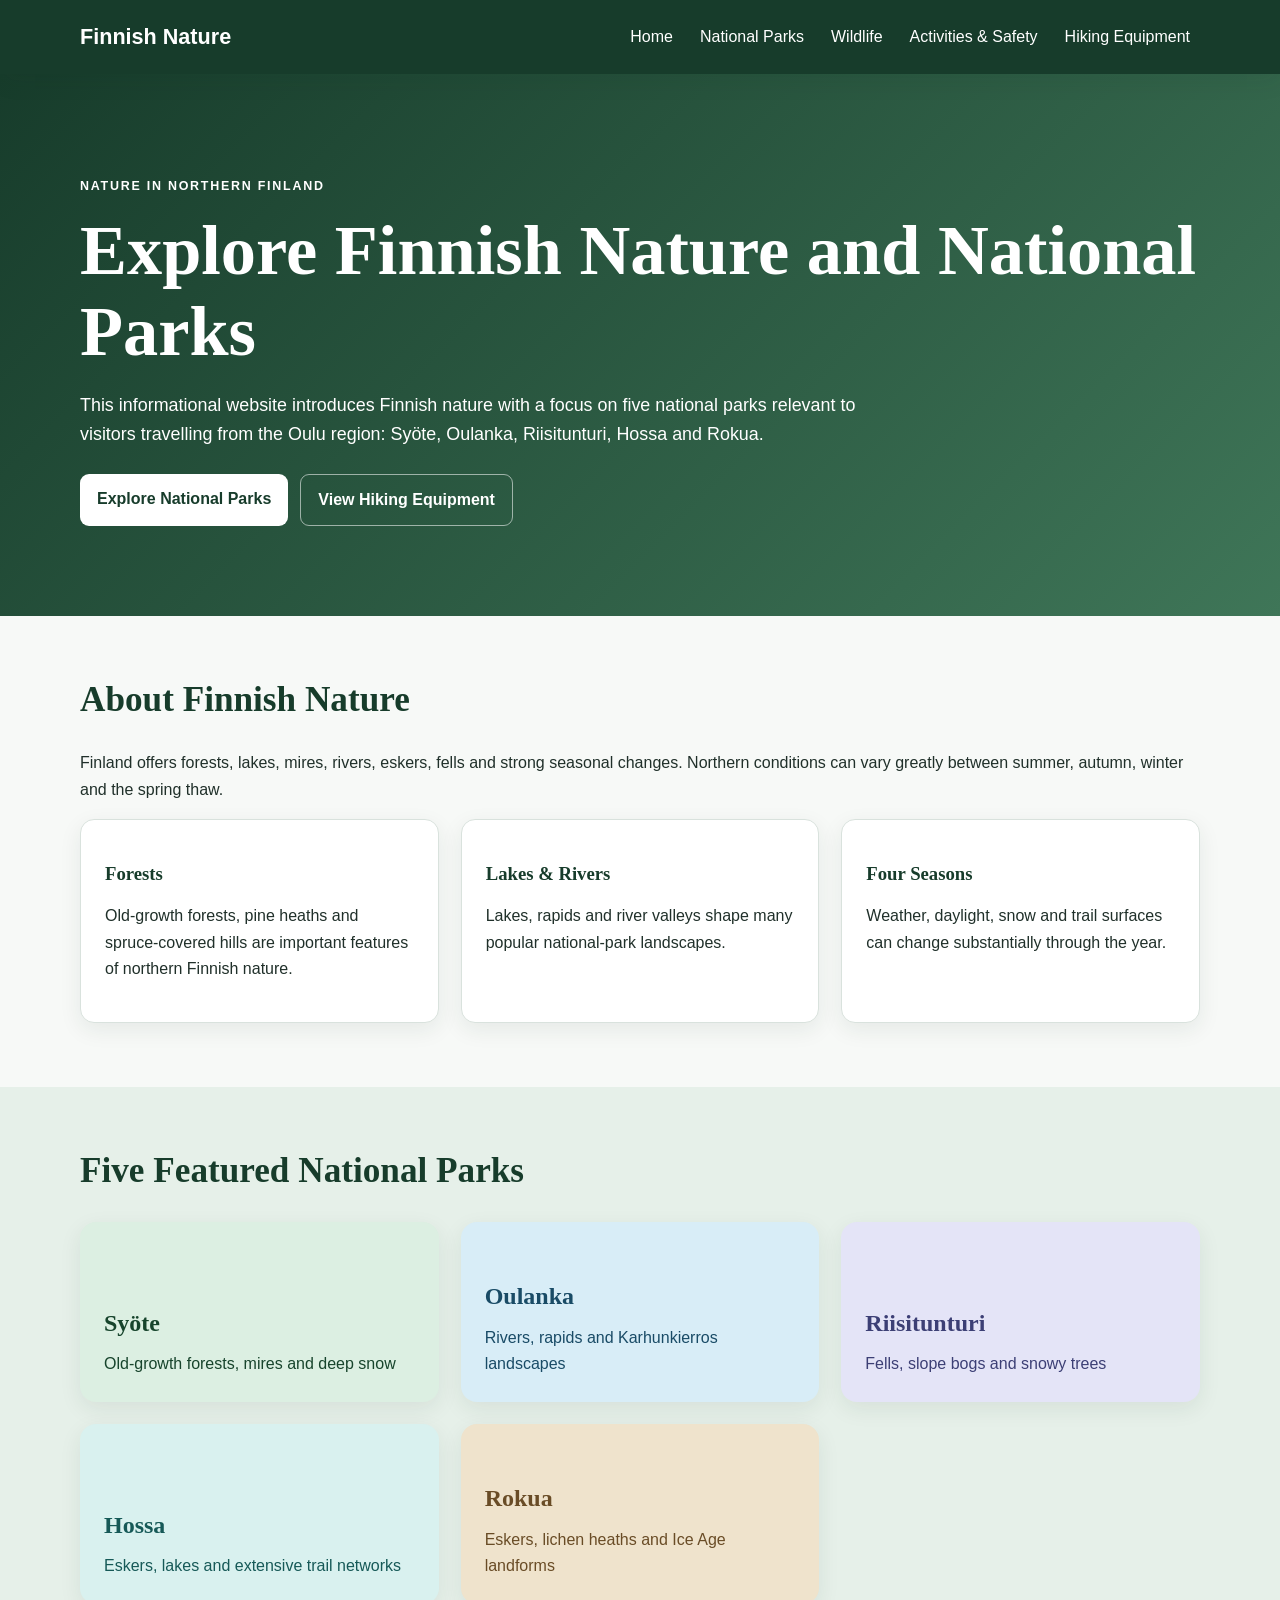
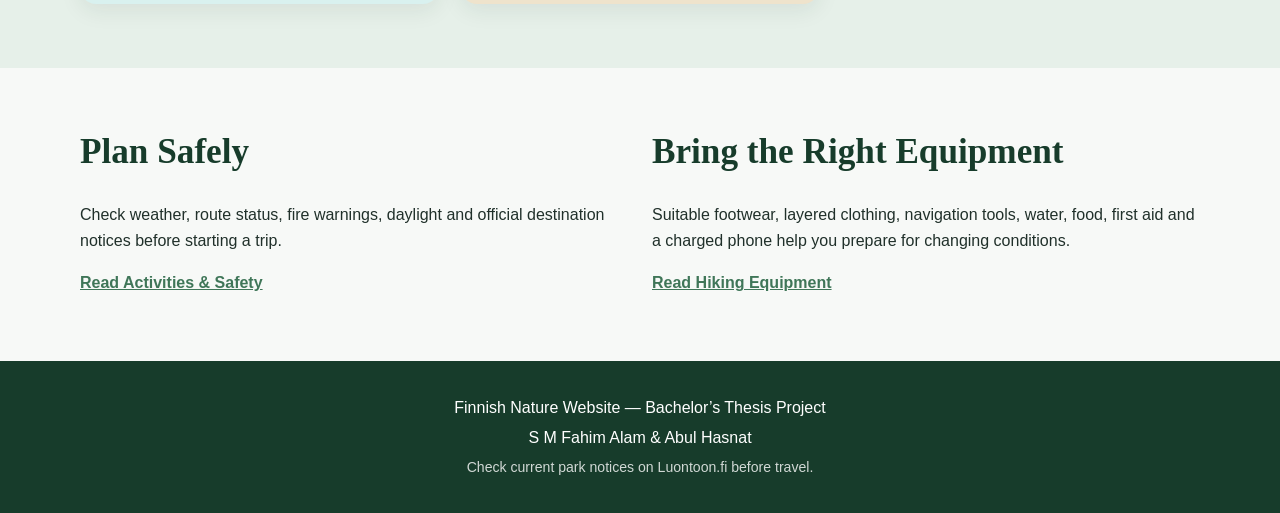
<file: index.html>
<!DOCTYPE html>
<html lang="en">

<head>
    <meta charset="UTF-8">
    <meta name="viewport" content="width=device-width, initial-scale=1.0">
    <meta name="description" content="Finnish nature and national parks near the Oulu region.">
    <title>Finnish Nature | Home</title>
    <link rel="stylesheet" href="style.css">
</head>

<body class="home-page">
    <header class="site-header">
        <div class="container header-inner"><a class="site-title" href="index.html">Finnish Nature</a>
            <nav class="main-nav" aria-label="Main navigation"><a href="index.html">Home</a><a
                    href="national-parks.html">National Parks</a><a href="wildlife.html">Wildlife</a><a
                    href="activities.html">Activities &amp; Safety</a><a href="equipment.html">Hiking Equipment</a>
            </nav>
        </div>
    </header>
    <main>
        <section class="hero">
            <div class="container">
                <p class="eyebrow">Nature in Northern Finland</p>
                <h1>Explore Finnish Nature and National Parks</h1>
                <p class="hero-text">This informational website introduces Finnish nature with a focus on five national
                    parks relevant to visitors travelling from the Oulu region: Syöte, Oulanka, Riisitunturi, Hossa and
                    Rokua.</p>
                <div class="button-row"><a class="button" href="national-parks.html">Explore National Parks</a><a
                        class="button secondary" href="equipment.html">View Hiking Equipment</a></div>
            </div>
        </section>
        <section class="section">
            <div class="container">
                <h2>About Finnish Nature</h2>
                <p>Finland offers forests, lakes, mires, rivers, eskers, fells and strong seasonal changes. Northern
                    conditions can vary greatly between summer, autumn, winter and the spring thaw.</p>
                <div class="card-grid">
                    <article class="card">
                        <h3>Forests</h3>
                        <p>Old-growth forests, pine heaths and spruce-covered hills are important features of northern
                            Finnish nature.</p>
                    </article>
                    <article class="card">
                        <h3>Lakes &amp; Rivers</h3>
                        <p>Lakes, rapids and river valleys shape many popular national-park landscapes.</p>
                    </article>
                    <article class="card">
                        <h3>Four Seasons</h3>
                        <p>Weather, daylight, snow and trail surfaces can change substantially through the year.</p>
                    </article>
                </div>
            </div>
        </section>
        <section class="section section-alt">
            <div class="container">
                <h2>Five Featured National Parks</h2>
                <div class="park-card-grid"><a class="park-card syote-card"
                        href="syote.html"><strong>Syöte</strong><span>Old-growth forests, mires and deep
                            snow</span></a><a class="park-card oulanka-card"
                        href="oulanka.html"><strong>Oulanka</strong><span>Rivers, rapids and Karhunkierros
                            landscapes</span></a><a class="park-card riisitunturi-card"
                        href="riisitunturi.html"><strong>Riisitunturi</strong><span>Fells, slope bogs and snowy
                            trees</span></a><a class="park-card hossa-card"
                        href="hossa.html"><strong>Hossa</strong><span>Eskers, lakes and extensive trail
                            networks</span></a><a class="park-card rokua-card"
                        href="rokua.html"><strong>Rokua</strong><span>Eskers, lichen heaths and Ice Age
                            landforms</span></a></div>
            </div>
        </section>
        <section class="section">
            <div class="container two-column">
                <article>
                    <h2>Plan Safely</h2>
                    <p>Check weather, route status, fire warnings, daylight and official destination notices before
                        starting a trip.</p><a class="text-link" href="activities.html">Read Activities &amp; Safety</a>
                </article>
                <article>
                    <h2>Bring the Right Equipment</h2>
                    <p>Suitable footwear, layered clothing, navigation tools, water, food, first aid and a charged phone
                        help you prepare for changing conditions.</p><a class="text-link" href="equipment.html">Read
                        Hiking Equipment</a>
                </article>
            </div>
        </section>
    </main>
    <footer class="site-footer">
        <div class="container">
            <p>Finnish Nature Website — Bachelor’s Thesis Project</p>
            <p>S M Fahim Alam &amp; Abul Hasnat</p>
            <p class="small">Check current park notices on Luontoon.fi before travel.</p>
        </div>
    </footer>
</body>

</html>
</file>
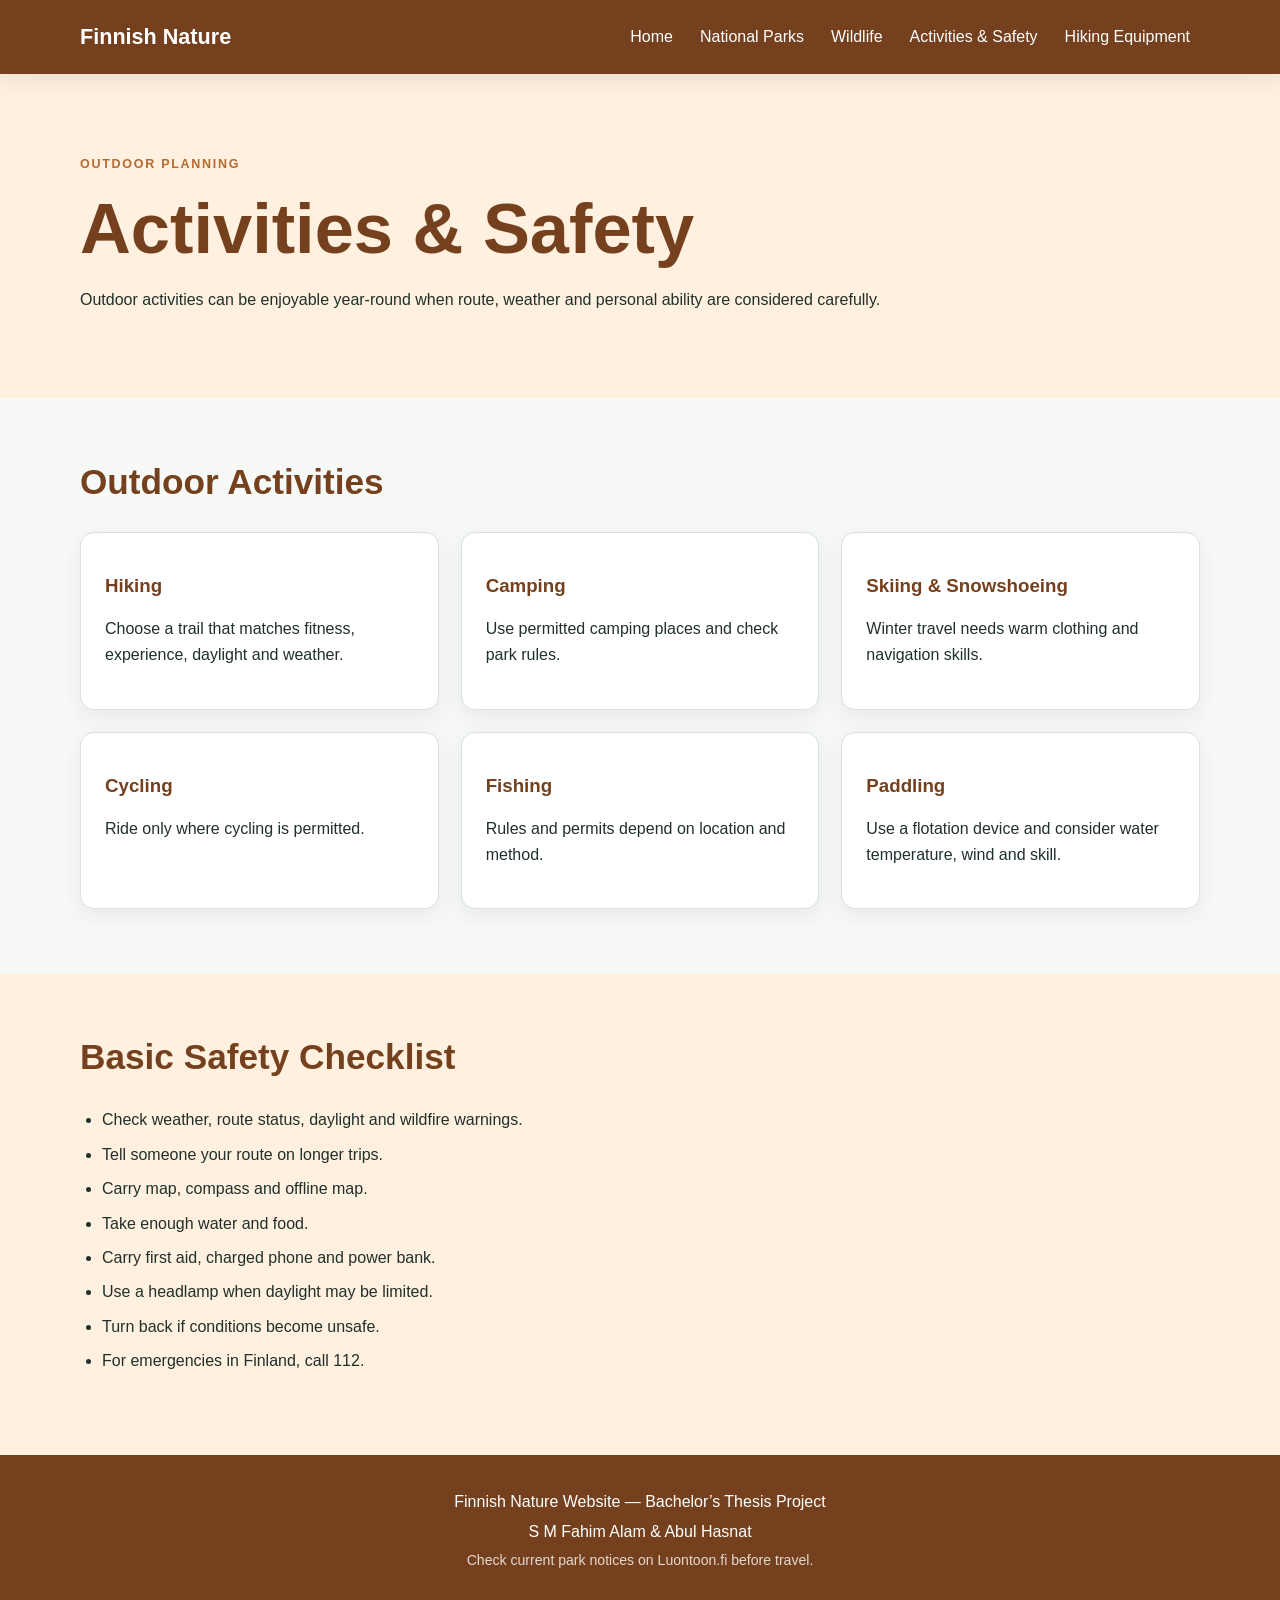
<file: activities.html>
<!DOCTYPE html>
<html lang="en">

<head>
    <meta charset="UTF-8">
    <meta name="viewport" content="width=device-width, initial-scale=1.0">
    <meta name="description" content="Outdoor activities and safety.">
    <title>Finnish Nature | Activities & Safety</title>
    <link rel="stylesheet" href="style.css">
</head>

<body class="activities-page">
    <header class="site-header">
        <div class="container header-inner"><a class="site-title" href="index.html">Finnish Nature</a>
            <nav class="main-nav" aria-label="Main navigation"><a href="index.html">Home</a><a
                    href="national-parks.html">National Parks</a><a href="wildlife.html">Wildlife</a><a
                    href="activities.html">Activities &amp; Safety</a><a href="equipment.html">Hiking Equipment</a>
            </nav>
        </div>
    </header>
    <main>
        <section class="page-banner">
            <div class="container">
                <p class="eyebrow">Outdoor Planning</p>
                <h1>Activities &amp; Safety</h1>
                <p>Outdoor activities can be enjoyable year-round when route, weather and personal ability are
                    considered carefully.</p>
            </div>
        </section>
        <section class="section">
            <div class="container">
                <h2>Outdoor Activities</h2>
                <div class="card-grid">
                    <article class="card">
                        <h3>Hiking</h3>
                        <p>Choose a trail that matches fitness, experience, daylight and weather.</p>
                    </article>
                    <article class="card">
                        <h3>Camping</h3>
                        <p>Use permitted camping places and check park rules.</p>
                    </article>
                    <article class="card">
                        <h3>Skiing &amp; Snowshoeing</h3>
                        <p>Winter travel needs warm clothing and navigation skills.</p>
                    </article>
                    <article class="card">
                        <h3>Cycling</h3>
                        <p>Ride only where cycling is permitted.</p>
                    </article>
                    <article class="card">
                        <h3>Fishing</h3>
                        <p>Rules and permits depend on location and method.</p>
                    </article>
                    <article class="card">
                        <h3>Paddling</h3>
                        <p>Use a flotation device and consider water temperature, wind and skill.</p>
                    </article>
                </div>
            </div>
        </section>
        <section class="section section-alt">
            <div class="container">
                <h2>Basic Safety Checklist</h2>
                <ul class="check-list">
                    <li>Check weather, route status, daylight and wildfire warnings.</li>
                    <li>Tell someone your route on longer trips.</li>
                    <li>Carry map, compass and offline map.</li>
                    <li>Take enough water and food.</li>
                    <li>Carry first aid, charged phone and power bank.</li>
                    <li>Use a headlamp when daylight may be limited.</li>
                    <li>Turn back if conditions become unsafe.</li>
                    <li>For emergencies in Finland, call 112.</li>
                </ul>
            </div>
        </section>
    </main>
    <footer class="site-footer">
        <div class="container">
            <p>Finnish Nature Website — Bachelor’s Thesis Project</p>
            <p>S M Fahim Alam &amp; Abul Hasnat</p>
            <p class="small">Check current park notices on Luontoon.fi before travel.</p>
        </div>
    </footer>
</body>

</html>
</file>
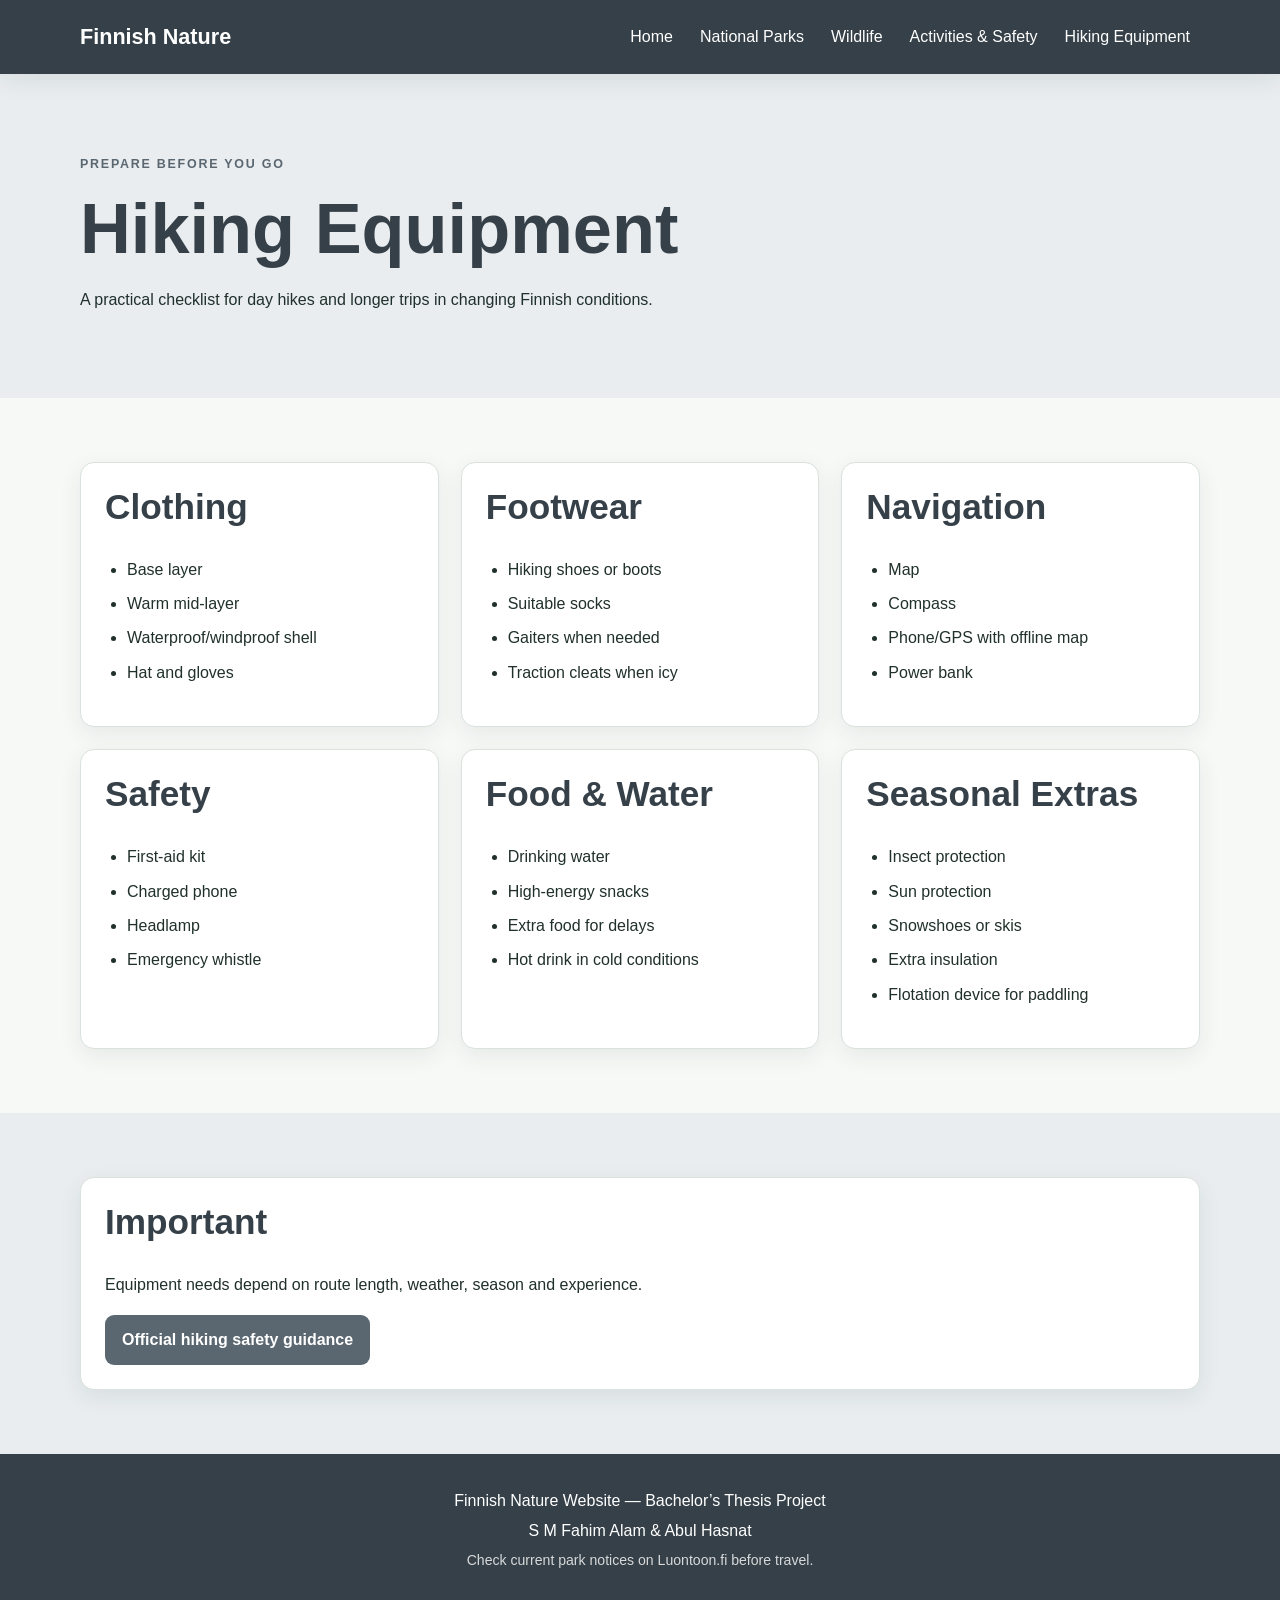
<file: equipment.html>
<!DOCTYPE html>
<html lang="en">

<head>
    <meta charset="UTF-8">
    <meta name="viewport" content="width=device-width, initial-scale=1.0">
    <meta name="description" content="Hiking equipment checklist.">
    <title>Finnish Nature | Hiking Equipment</title>
    <link rel="stylesheet" href="style.css">
</head>

<body class="equipment-page">
    <header class="site-header">
        <div class="container header-inner"><a class="site-title" href="index.html">Finnish Nature</a>
            <nav class="main-nav" aria-label="Main navigation"><a href="index.html">Home</a><a
                    href="national-parks.html">National Parks</a><a href="wildlife.html">Wildlife</a><a
                    href="activities.html">Activities &amp; Safety</a><a href="equipment.html">Hiking Equipment</a>
            </nav>
        </div>
    </header>
    <main>
        <section class="page-banner">
            <div class="container">
                <p class="eyebrow">Prepare Before You Go</p>
                <h1>Hiking Equipment</h1>
                <p>A practical checklist for day hikes and longer trips in changing Finnish conditions.</p>
            </div>
        </section>
        <section class="section">
            <div class="container equipment-grid">
                <article class="panel">
                    <h2>Clothing</h2>
                    <ul>
                        <li>Base layer</li>
                        <li>Warm mid-layer</li>
                        <li>Waterproof/windproof shell</li>
                        <li>Hat and gloves</li>
                    </ul>
                </article>
                <article class="panel">
                    <h2>Footwear</h2>
                    <ul>
                        <li>Hiking shoes or boots</li>
                        <li>Suitable socks</li>
                        <li>Gaiters when needed</li>
                        <li>Traction cleats when icy</li>
                    </ul>
                </article>
                <article class="panel">
                    <h2>Navigation</h2>
                    <ul>
                        <li>Map</li>
                        <li>Compass</li>
                        <li>Phone/GPS with offline map</li>
                        <li>Power bank</li>
                    </ul>
                </article>
                <article class="panel">
                    <h2>Safety</h2>
                    <ul>
                        <li>First-aid kit</li>
                        <li>Charged phone</li>
                        <li>Headlamp</li>
                        <li>Emergency whistle</li>
                    </ul>
                </article>
                <article class="panel">
                    <h2>Food &amp; Water</h2>
                    <ul>
                        <li>Drinking water</li>
                        <li>High-energy snacks</li>
                        <li>Extra food for delays</li>
                        <li>Hot drink in cold conditions</li>
                    </ul>
                </article>
                <article class="panel">
                    <h2>Seasonal Extras</h2>
                    <ul>
                        <li>Insect protection</li>
                        <li>Sun protection</li>
                        <li>Snowshoes or skis</li>
                        <li>Extra insulation</li>
                        <li>Flotation device for paddling</li>
                    </ul>
                </article>
            </div>
        </section>
        <section class="section section-alt">
            <div class="container source-box">
                <h2>Important</h2>
                <p>Equipment needs depend on route length, weather, season and experience.</p><a
                    class="button official-button"
                    href="https://www.luontoon.fi/en/activities/hiking-and-outdoor-recreation/tips/safety"
                    target="_blank" rel="noopener noreferrer">Official hiking safety guidance</a>
            </div>
        </section>
    </main>
    <footer class="site-footer">
        <div class="container">
            <p>Finnish Nature Website — Bachelor’s Thesis Project</p>
            <p>S M Fahim Alam &amp; Abul Hasnat</p>
            <p class="small">Check current park notices on Luontoon.fi before travel.</p>
        </div>
    </footer>
</body>

</html>
</file>
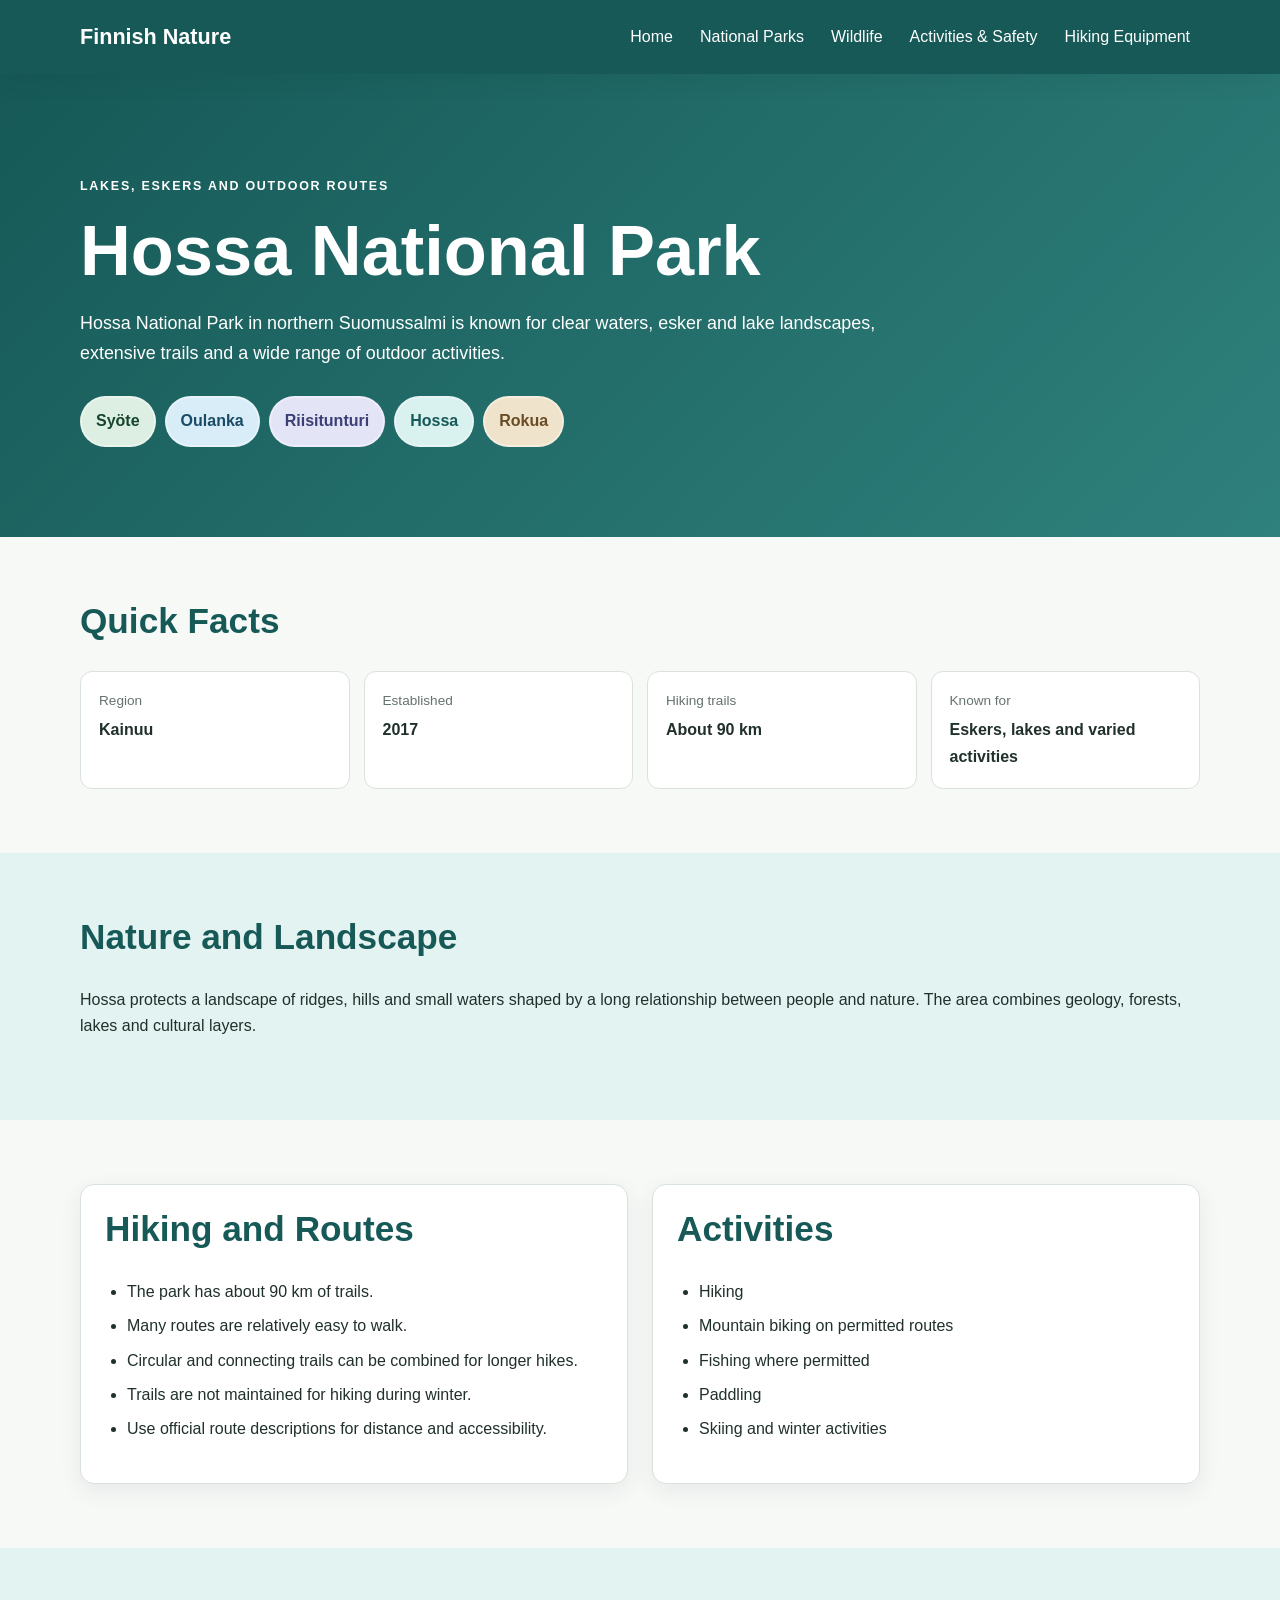
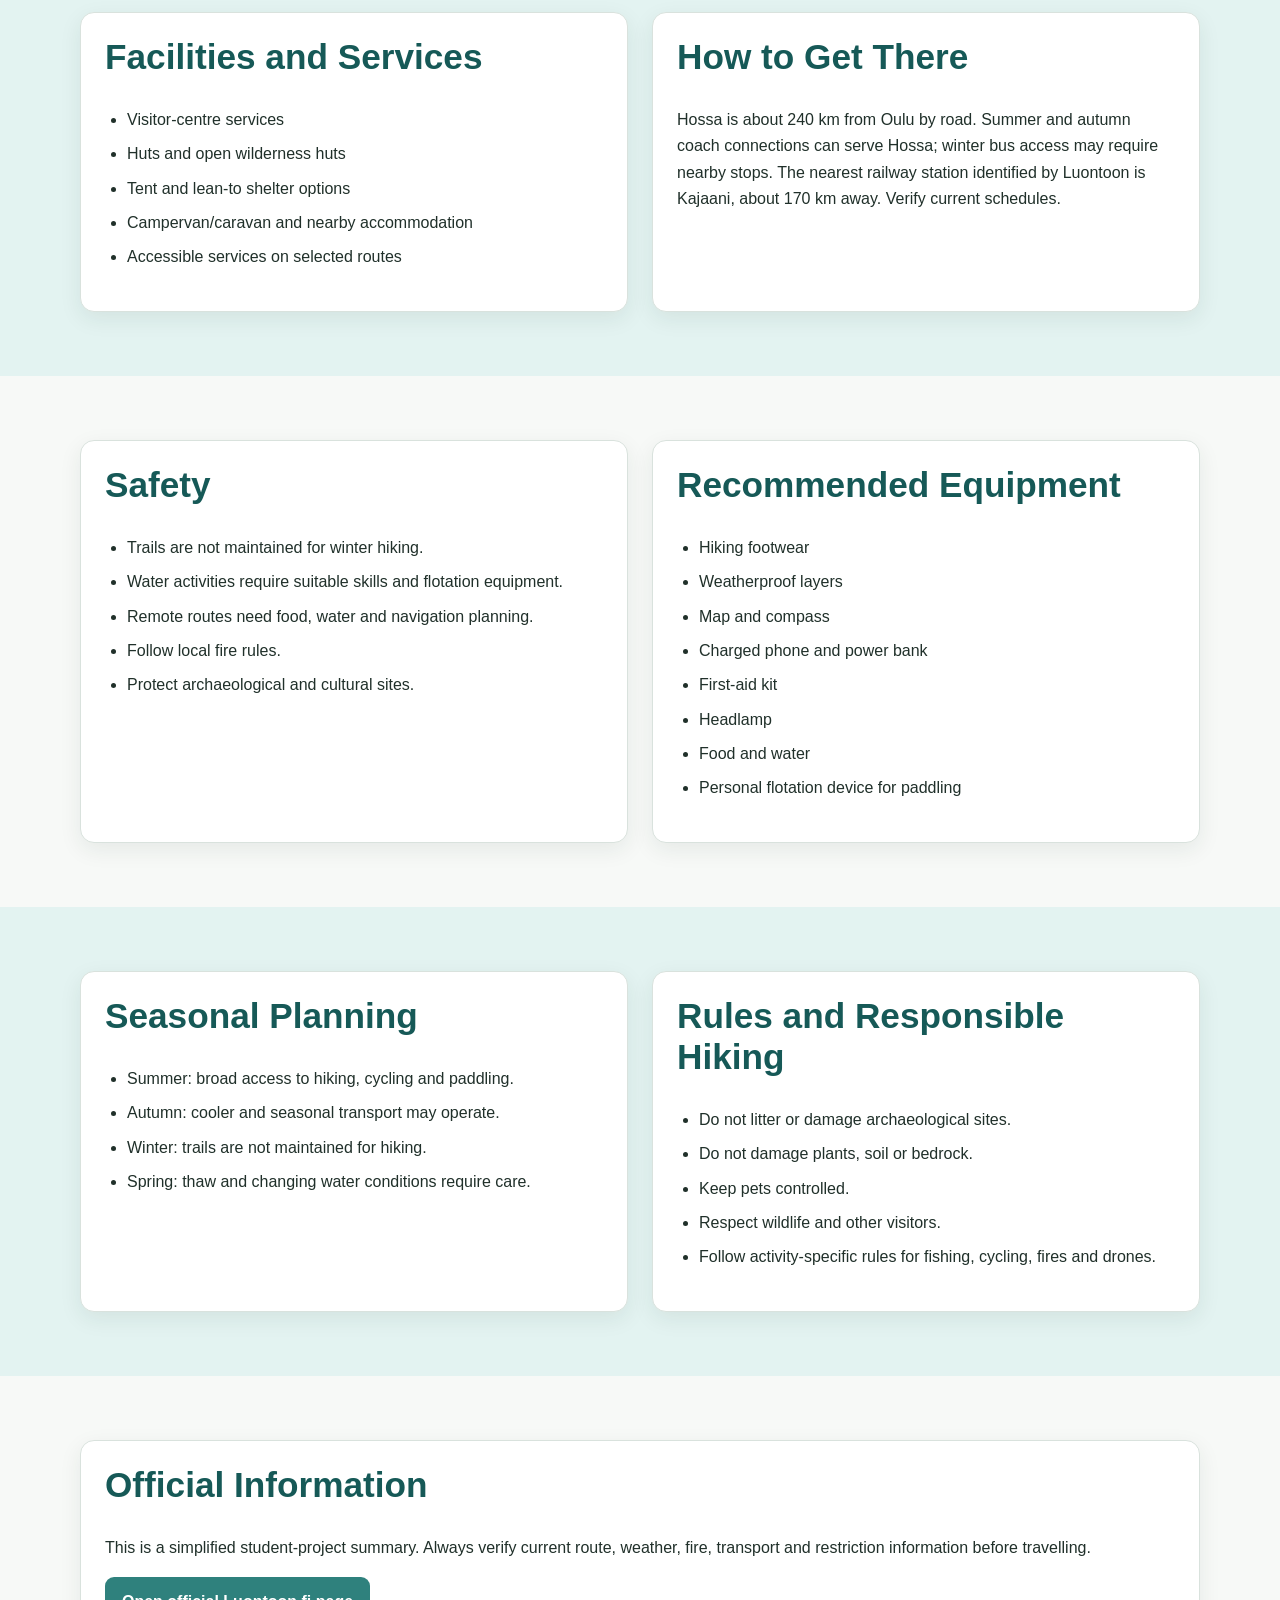
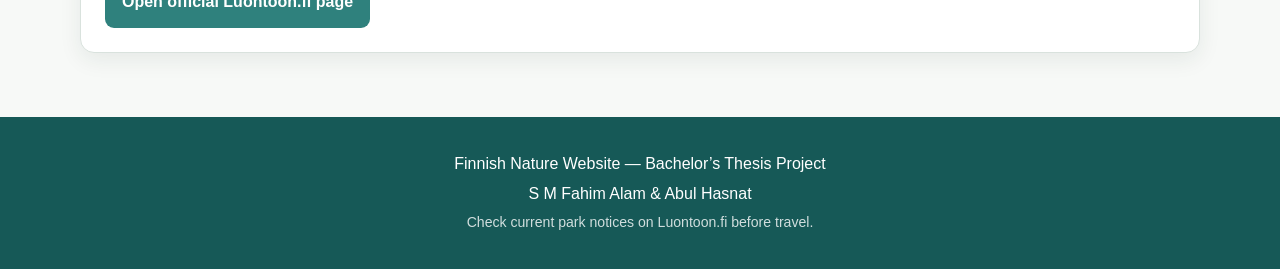
<file: hossa.html>
<!DOCTYPE html>
<html lang="en">

<head>
    <meta charset="UTF-8">
    <meta name="viewport" content="width=device-width, initial-scale=1.0">
    <meta name="description" content="Detailed guide to Hossa National Park.">
    <title>Hossa National Park</title>
    <link rel="stylesheet" href="style.css">
</head>

<body class="hossa-page">
    <header class="site-header">
        <div class="container header-inner"><a class="site-title" href="index.html">Finnish Nature</a>
            <nav class="main-nav" aria-label="Main navigation"><a href="index.html">Home</a><a
                    href="national-parks.html">National Parks</a><a href="wildlife.html">Wildlife</a><a
                    href="activities.html">Activities &amp; Safety</a><a href="equipment.html">Hiking Equipment</a>
            </nav>
        </div>
    </header>
    <main>
        <section class="park-hero">
            <div class="container">
                <p class="eyebrow">Lakes, Eskers and Outdoor Routes</p>
                <h1>Hossa National Park</h1>
                <p class="hero-text">Hossa National Park in northern Suomussalmi is known for clear waters, esker and
                    lake landscapes, extensive trails and a wide range of outdoor activities.</p>
                <nav class="park-tabs" aria-label="National park pages"><a class="tab syote-tab"
                        href="syote.html">Syöte</a><a class="tab oulanka-tab" href="oulanka.html">Oulanka</a><a
                        class="tab riisitunturi-tab" href="riisitunturi.html">Riisitunturi</a><a class="tab hossa-tab"
                        href="hossa.html">Hossa</a><a class="tab rokua-tab" href="rokua.html">Rokua</a></nav>
            </div>
        </section>
        <section class="section">
            <div class="container">
                <h2>Quick Facts</h2>
                <div class="fact-grid">
                    <div><span>Region</span><strong>Kainuu</strong></div>
                    <div><span>Established</span><strong>2017</strong></div>
                    <div><span>Hiking trails</span><strong>About 90 km</strong></div>
                    <div><span>Known for</span><strong>Eskers, lakes and varied activities</strong></div>
                </div>
            </div>
        </section>
        <section class="section section-alt">
            <div class="container">
                <h2>Nature and Landscape</h2>
                <p>Hossa protects a landscape of ridges, hills and small waters shaped by a long relationship between
                    people and nature. The area combines geology, forests, lakes and cultural layers.</p>
            </div>
        </section>
        <section class="section">
            <div class="container two-column">
                <article class="panel">
                    <h2>Hiking and Routes</h2>
                    <ul>
                        <li>The park has about 90 km of trails.</li>
                        <li>Many routes are relatively easy to walk.</li>
                        <li>Circular and connecting trails can be combined for longer hikes.</li>
                        <li>Trails are not maintained for hiking during winter.</li>
                        <li>Use official route descriptions for distance and accessibility.</li>
                    </ul>
                </article>
                <article class="panel">
                    <h2>Activities</h2>
                    <ul>
                        <li>Hiking</li>
                        <li>Mountain biking on permitted routes</li>
                        <li>Fishing where permitted</li>
                        <li>Paddling</li>
                        <li>Skiing and winter activities</li>
                    </ul>
                </article>
            </div>
        </section>
        <section class="section section-alt">
            <div class="container two-column">
                <article class="panel">
                    <h2>Facilities and Services</h2>
                    <ul>
                        <li>Visitor-centre services</li>
                        <li>Huts and open wilderness huts</li>
                        <li>Tent and lean-to shelter options</li>
                        <li>Campervan/caravan and nearby accommodation</li>
                        <li>Accessible services on selected routes</li>
                    </ul>
                </article>
                <article class="panel">
                    <h2>How to Get There</h2>
                    <p>Hossa is about 240 km from Oulu by road. Summer and autumn coach connections can serve Hossa;
                        winter bus access may require nearby stops. The nearest railway station identified by Luontoon
                        is Kajaani, about 170 km away. Verify current schedules.</p>
                </article>
            </div>
        </section>
        <section class="section">
            <div class="container two-column">
                <article class="panel">
                    <h2>Safety</h2>
                    <ul>
                        <li>Trails are not maintained for winter hiking.</li>
                        <li>Water activities require suitable skills and flotation equipment.</li>
                        <li>Remote routes need food, water and navigation planning.</li>
                        <li>Follow local fire rules.</li>
                        <li>Protect archaeological and cultural sites.</li>
                    </ul>
                </article>
                <article class="panel">
                    <h2>Recommended Equipment</h2>
                    <ul>
                        <li>Hiking footwear</li>
                        <li>Weatherproof layers</li>
                        <li>Map and compass</li>
                        <li>Charged phone and power bank</li>
                        <li>First-aid kit</li>
                        <li>Headlamp</li>
                        <li>Food and water</li>
                        <li>Personal flotation device for paddling</li>
                    </ul>
                </article>
            </div>
        </section>
        <section class="section section-alt">
            <div class="container two-column">
                <article class="panel">
                    <h2>Seasonal Planning</h2>
                    <ul>
                        <li>Summer: broad access to hiking, cycling and paddling.</li>
                        <li>Autumn: cooler and seasonal transport may operate.</li>
                        <li>Winter: trails are not maintained for hiking.</li>
                        <li>Spring: thaw and changing water conditions require care.</li>
                    </ul>
                </article>
                <article class="panel">
                    <h2>Rules and Responsible Hiking</h2>
                    <ul>
                        <li>Do not litter or damage archaeological sites.</li>
                        <li>Do not damage plants, soil or bedrock.</li>
                        <li>Keep pets controlled.</li>
                        <li>Respect wildlife and other visitors.</li>
                        <li>Follow activity-specific rules for fishing, cycling, fires and drones.</li>
                    </ul>
                </article>
            </div>
        </section>
        <section class="section">
            <div class="container source-box">
                <h2>Official Information</h2>
                <p>This is a simplified student-project summary. Always verify current route, weather, fire, transport
                    and restriction information before travelling.</p><a class="button official-button"
                    href="https://www.luontoon.fi/en/destinations/hossa-national-park" target="_blank"
                    rel="noopener noreferrer">Open official Luontoon.fi page</a>
            </div>
        </section>
    </main>
    <footer class="site-footer">
        <div class="container">
            <p>Finnish Nature Website — Bachelor’s Thesis Project</p>
            <p>S M Fahim Alam &amp; Abul Hasnat</p>
            <p class="small">Check current park notices on Luontoon.fi before travel.</p>
        </div>
    </footer>
</body>

</html>
</file>
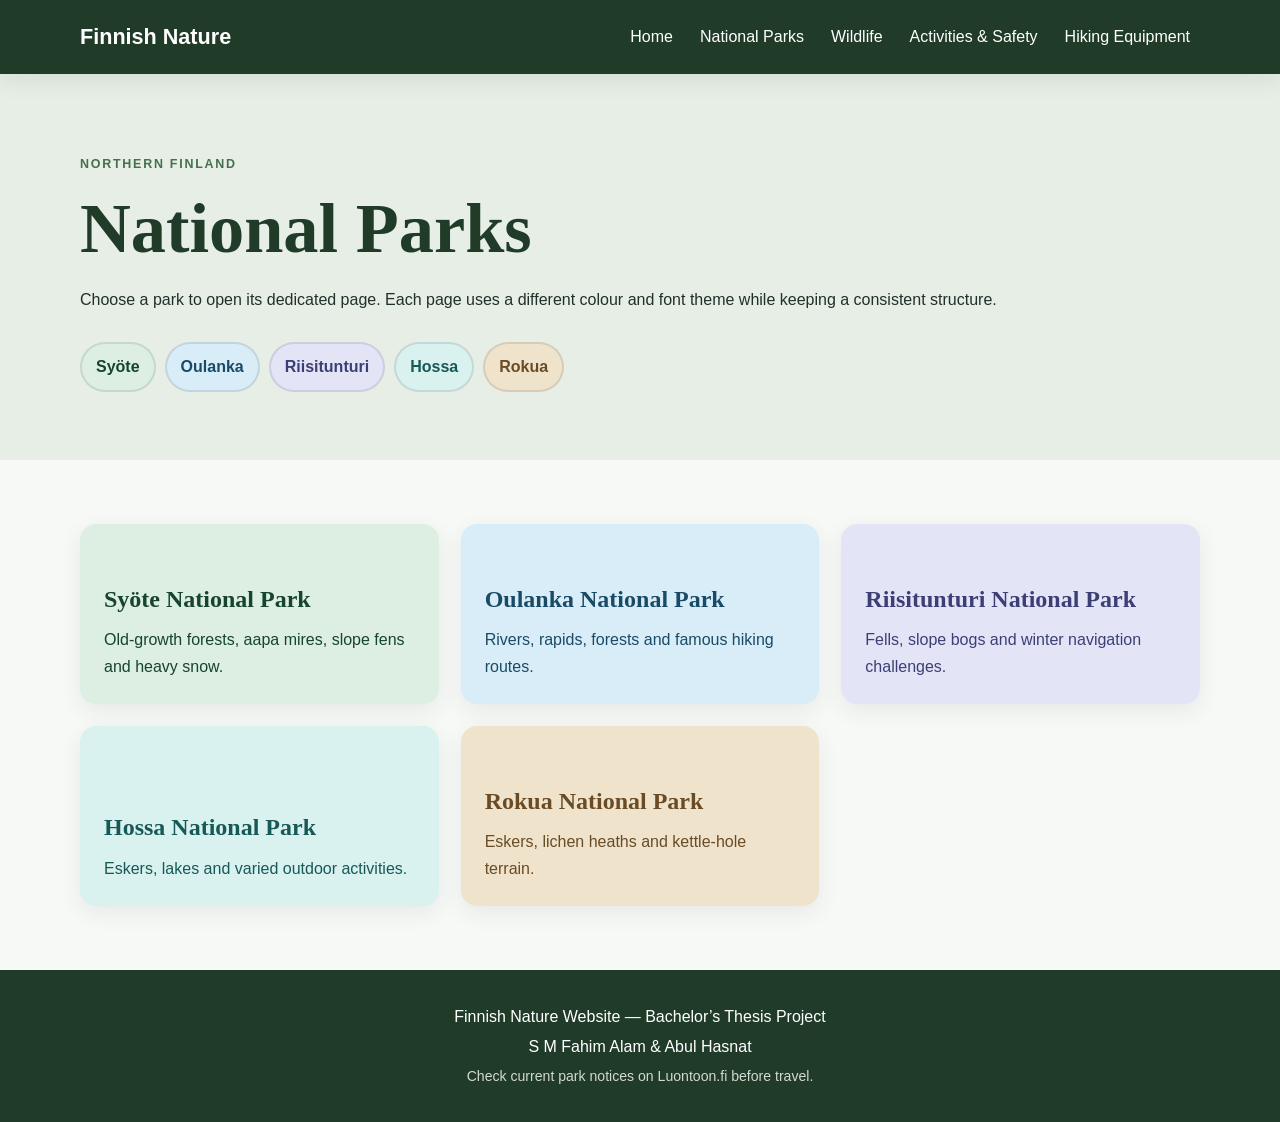
<file: national-parks.html>
<!DOCTYPE html>
<html lang="en">

<head>
    <meta charset="UTF-8">
    <meta name="viewport" content="width=device-width, initial-scale=1.0">
    <meta name="description" content="Five national parks with detailed pages.">
    <title>Finnish Nature | National Parks</title>
    <link rel="stylesheet" href="style.css">
</head>

<body class="parks-page">
    <header class="site-header">
        <div class="container header-inner"><a class="site-title" href="index.html">Finnish Nature</a>
            <nav class="main-nav" aria-label="Main navigation"><a href="index.html">Home</a><a
                    href="national-parks.html">National Parks</a><a href="wildlife.html">Wildlife</a><a
                    href="activities.html">Activities &amp; Safety</a><a href="equipment.html">Hiking Equipment</a>
            </nav>
        </div>
    </header>
    <main>
        <section class="page-banner">
            <div class="container">
                <p class="eyebrow">Northern Finland</p>
                <h1>National Parks</h1>
                <p>Choose a park to open its dedicated page. Each page uses a different colour and font theme while
                    keeping a consistent structure.</p>
                <nav class="park-tabs" aria-label="National park pages"><a class="tab syote-tab"
                        href="syote.html">Syöte</a><a class="tab oulanka-tab" href="oulanka.html">Oulanka</a><a
                        class="tab riisitunturi-tab" href="riisitunturi.html">Riisitunturi</a><a class="tab hossa-tab"
                        href="hossa.html">Hossa</a><a class="tab rokua-tab" href="rokua.html">Rokua</a></nav>
            </div>
        </section>
        <section class="section">
            <div class="container park-card-grid"><a class="park-card syote-card" href="syote.html"><strong>Syöte
                        National Park</strong><span>Old-growth forests, aapa mires, slope fens and heavy
                        snow.</span></a><a class="park-card oulanka-card" href="oulanka.html"><strong>Oulanka National
                        Park</strong><span>Rivers, rapids, forests and famous hiking routes.</span></a><a
                    class="park-card riisitunturi-card" href="riisitunturi.html"><strong>Riisitunturi National
                        Park</strong><span>Fells, slope bogs and winter navigation challenges.</span></a><a
                    class="park-card hossa-card" href="hossa.html"><strong>Hossa National Park</strong><span>Eskers,
                        lakes and varied outdoor activities.</span></a><a class="park-card rokua-card"
                    href="rokua.html"><strong>Rokua National Park</strong><span>Eskers, lichen heaths and kettle-hole
                        terrain.</span></a></div>
        </section>
    </main>
    <footer class="site-footer">
        <div class="container">
            <p>Finnish Nature Website — Bachelor’s Thesis Project</p>
            <p>S M Fahim Alam &amp; Abul Hasnat</p>
            <p class="small">Check current park notices on Luontoon.fi before travel.</p>
        </div>
    </footer>
</body>

</html>
</file>
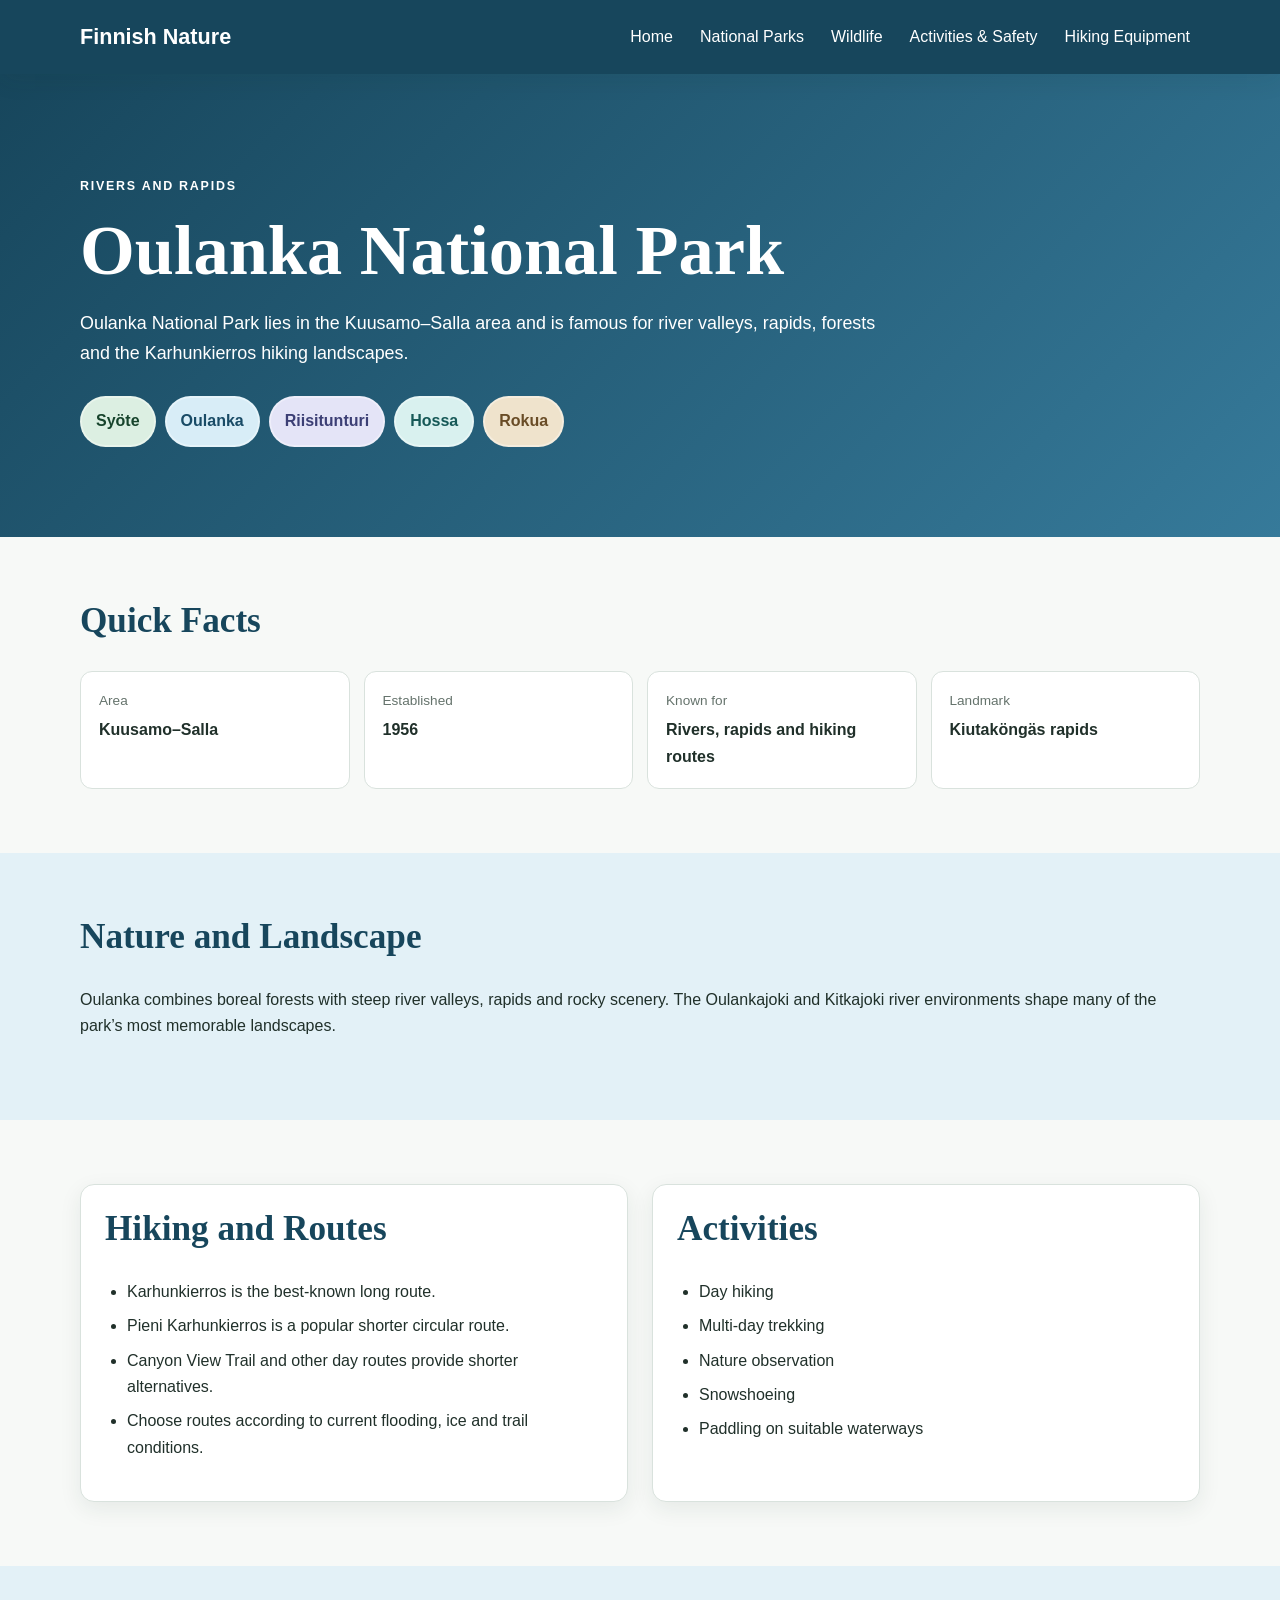
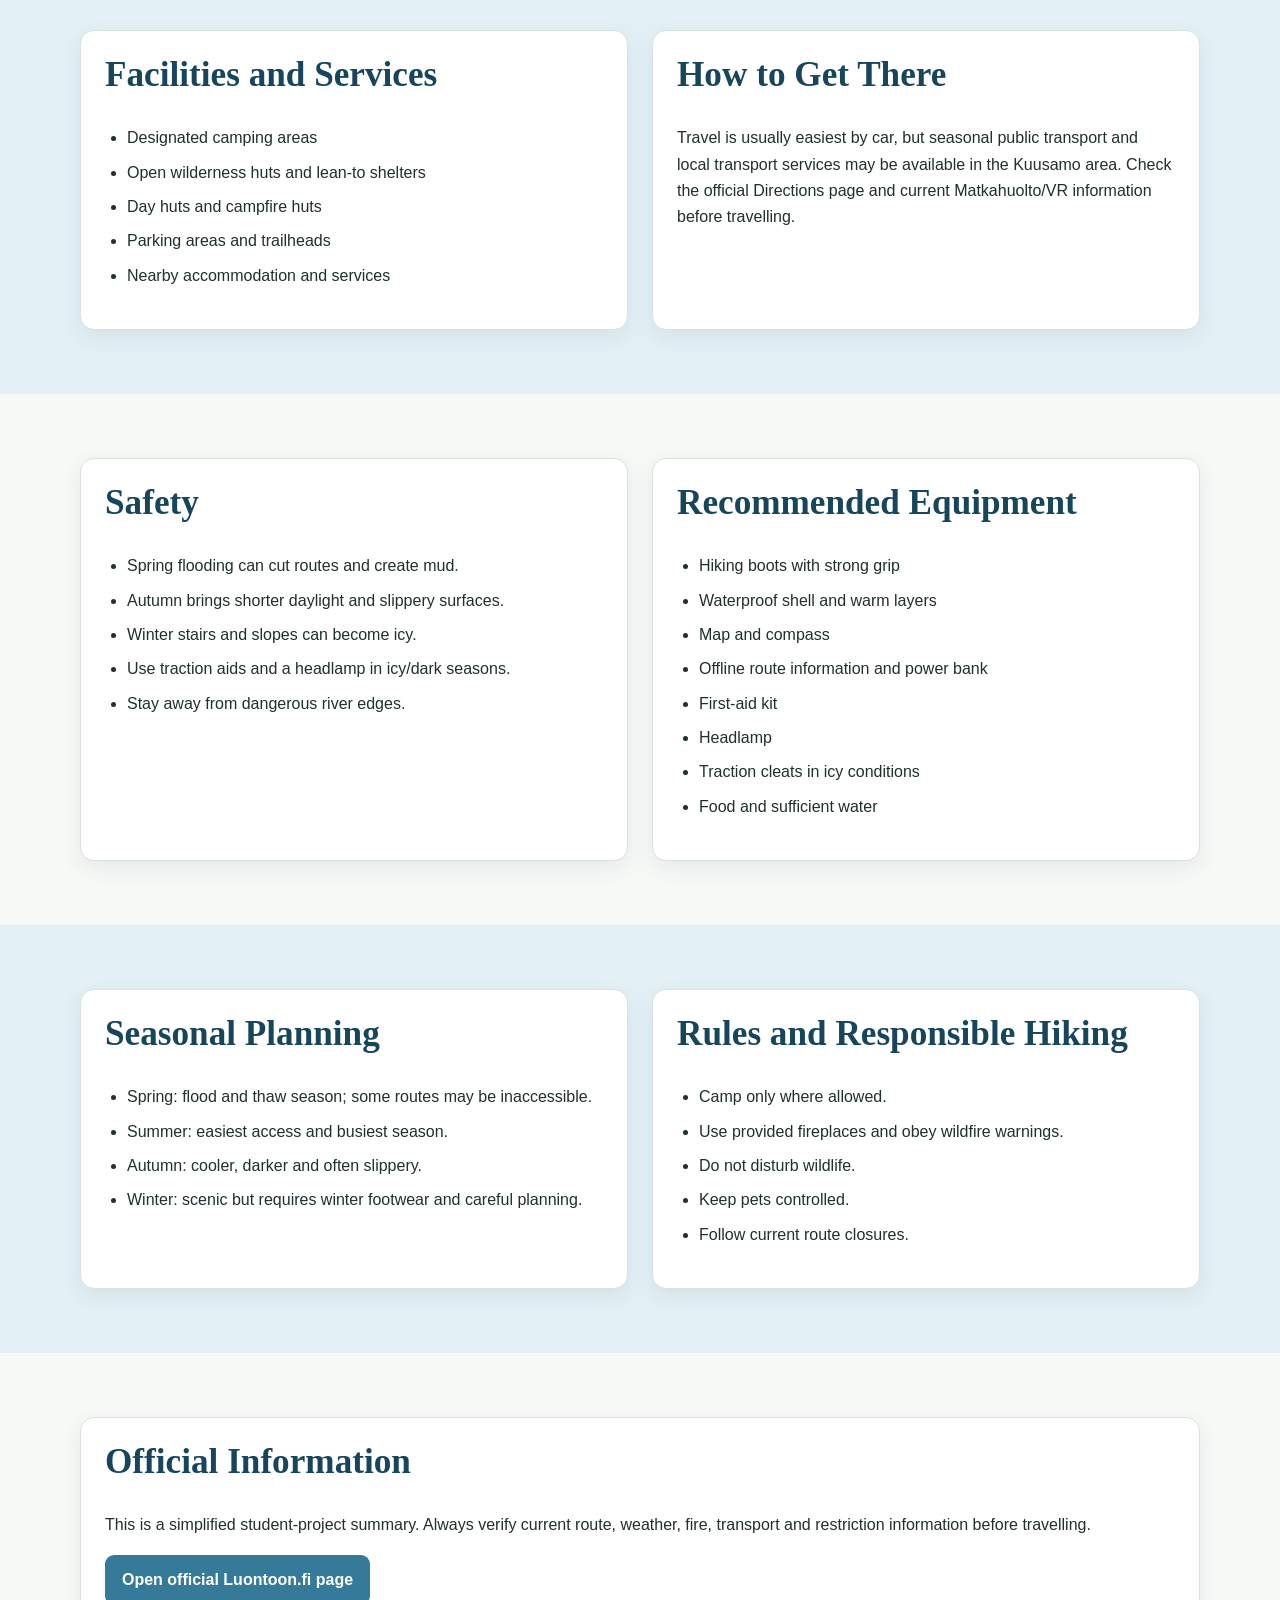
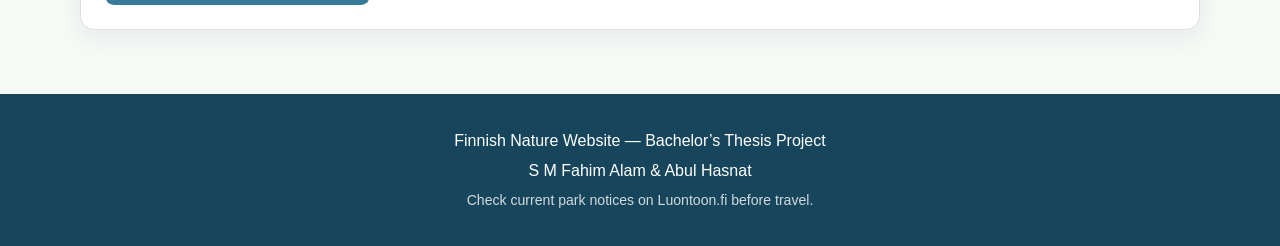
<file: oulanka.html>
<!DOCTYPE html>
<html lang="en">

<head>
    <meta charset="UTF-8">
    <meta name="viewport" content="width=device-width, initial-scale=1.0">
    <meta name="description" content="Detailed guide to Oulanka National Park.">
    <title>Oulanka National Park</title>
    <link rel="stylesheet" href="style.css">
</head>

<body class="oulanka-page">
    <header class="site-header">
        <div class="container header-inner"><a class="site-title" href="index.html">Finnish Nature</a>
            <nav class="main-nav" aria-label="Main navigation"><a href="index.html">Home</a><a
                    href="national-parks.html">National Parks</a><a href="wildlife.html">Wildlife</a><a
                    href="activities.html">Activities &amp; Safety</a><a href="equipment.html">Hiking Equipment</a>
            </nav>
        </div>
    </header>
    <main>
        <section class="park-hero">
            <div class="container">
                <p class="eyebrow">Rivers and Rapids</p>
                <h1>Oulanka National Park</h1>
                <p class="hero-text">Oulanka National Park lies in the Kuusamo–Salla area and is famous for river
                    valleys, rapids, forests and the Karhunkierros hiking landscapes.</p>
                <nav class="park-tabs" aria-label="National park pages"><a class="tab syote-tab"
                        href="syote.html">Syöte</a><a class="tab oulanka-tab" href="oulanka.html">Oulanka</a><a
                        class="tab riisitunturi-tab" href="riisitunturi.html">Riisitunturi</a><a class="tab hossa-tab"
                        href="hossa.html">Hossa</a><a class="tab rokua-tab" href="rokua.html">Rokua</a></nav>
            </div>
        </section>
        <section class="section">
            <div class="container">
                <h2>Quick Facts</h2>
                <div class="fact-grid">
                    <div><span>Area</span><strong>Kuusamo–Salla</strong></div>
                    <div><span>Established</span><strong>1956</strong></div>
                    <div><span>Known for</span><strong>Rivers, rapids and hiking routes</strong></div>
                    <div><span>Landmark</span><strong>Kiutaköngäs rapids</strong></div>
                </div>
            </div>
        </section>
        <section class="section section-alt">
            <div class="container">
                <h2>Nature and Landscape</h2>
                <p>Oulanka combines boreal forests with steep river valleys, rapids and rocky scenery. The Oulankajoki
                    and Kitkajoki river environments shape many of the park’s most memorable landscapes.</p>
            </div>
        </section>
        <section class="section">
            <div class="container two-column">
                <article class="panel">
                    <h2>Hiking and Routes</h2>
                    <ul>
                        <li>Karhunkierros is the best-known long route.</li>
                        <li>Pieni Karhunkierros is a popular shorter circular route.</li>
                        <li>Canyon View Trail and other day routes provide shorter alternatives.</li>
                        <li>Choose routes according to current flooding, ice and trail conditions.</li>
                    </ul>
                </article>
                <article class="panel">
                    <h2>Activities</h2>
                    <ul>
                        <li>Day hiking</li>
                        <li>Multi-day trekking</li>
                        <li>Nature observation</li>
                        <li>Snowshoeing</li>
                        <li>Paddling on suitable waterways</li>
                    </ul>
                </article>
            </div>
        </section>
        <section class="section section-alt">
            <div class="container two-column">
                <article class="panel">
                    <h2>Facilities and Services</h2>
                    <ul>
                        <li>Designated camping areas</li>
                        <li>Open wilderness huts and lean-to shelters</li>
                        <li>Day huts and campfire huts</li>
                        <li>Parking areas and trailheads</li>
                        <li>Nearby accommodation and services</li>
                    </ul>
                </article>
                <article class="panel">
                    <h2>How to Get There</h2>
                    <p>Travel is usually easiest by car, but seasonal public transport and local transport services may
                        be available in the Kuusamo area. Check the official Directions page and current Matkahuolto/VR
                        information before travelling.</p>
                </article>
            </div>
        </section>
        <section class="section">
            <div class="container two-column">
                <article class="panel">
                    <h2>Safety</h2>
                    <ul>
                        <li>Spring flooding can cut routes and create mud.</li>
                        <li>Autumn brings shorter daylight and slippery surfaces.</li>
                        <li>Winter stairs and slopes can become icy.</li>
                        <li>Use traction aids and a headlamp in icy/dark seasons.</li>
                        <li>Stay away from dangerous river edges.</li>
                    </ul>
                </article>
                <article class="panel">
                    <h2>Recommended Equipment</h2>
                    <ul>
                        <li>Hiking boots with strong grip</li>
                        <li>Waterproof shell and warm layers</li>
                        <li>Map and compass</li>
                        <li>Offline route information and power bank</li>
                        <li>First-aid kit</li>
                        <li>Headlamp</li>
                        <li>Traction cleats in icy conditions</li>
                        <li>Food and sufficient water</li>
                    </ul>
                </article>
            </div>
        </section>
        <section class="section section-alt">
            <div class="container two-column">
                <article class="panel">
                    <h2>Seasonal Planning</h2>
                    <ul>
                        <li>Spring: flood and thaw season; some routes may be inaccessible.</li>
                        <li>Summer: easiest access and busiest season.</li>
                        <li>Autumn: cooler, darker and often slippery.</li>
                        <li>Winter: scenic but requires winter footwear and careful planning.</li>
                    </ul>
                </article>
                <article class="panel">
                    <h2>Rules and Responsible Hiking</h2>
                    <ul>
                        <li>Camp only where allowed.</li>
                        <li>Use provided fireplaces and obey wildfire warnings.</li>
                        <li>Do not disturb wildlife.</li>
                        <li>Keep pets controlled.</li>
                        <li>Follow current route closures.</li>
                    </ul>
                </article>
            </div>
        </section>
        <section class="section">
            <div class="container source-box">
                <h2>Official Information</h2>
                <p>This is a simplified student-project summary. Always verify current route, weather, fire, transport
                    and restriction information before travelling.</p><a class="button official-button"
                    href="https://www.luontoon.fi/en/destinations/oulanka-national-park" target="_blank"
                    rel="noopener noreferrer">Open official Luontoon.fi page</a>
            </div>
        </section>
    </main>
    <footer class="site-footer">
        <div class="container">
            <p>Finnish Nature Website — Bachelor’s Thesis Project</p>
            <p>S M Fahim Alam &amp; Abul Hasnat</p>
            <p class="small">Check current park notices on Luontoon.fi before travel.</p>
        </div>
    </footer>
</body>

</html>
</file>
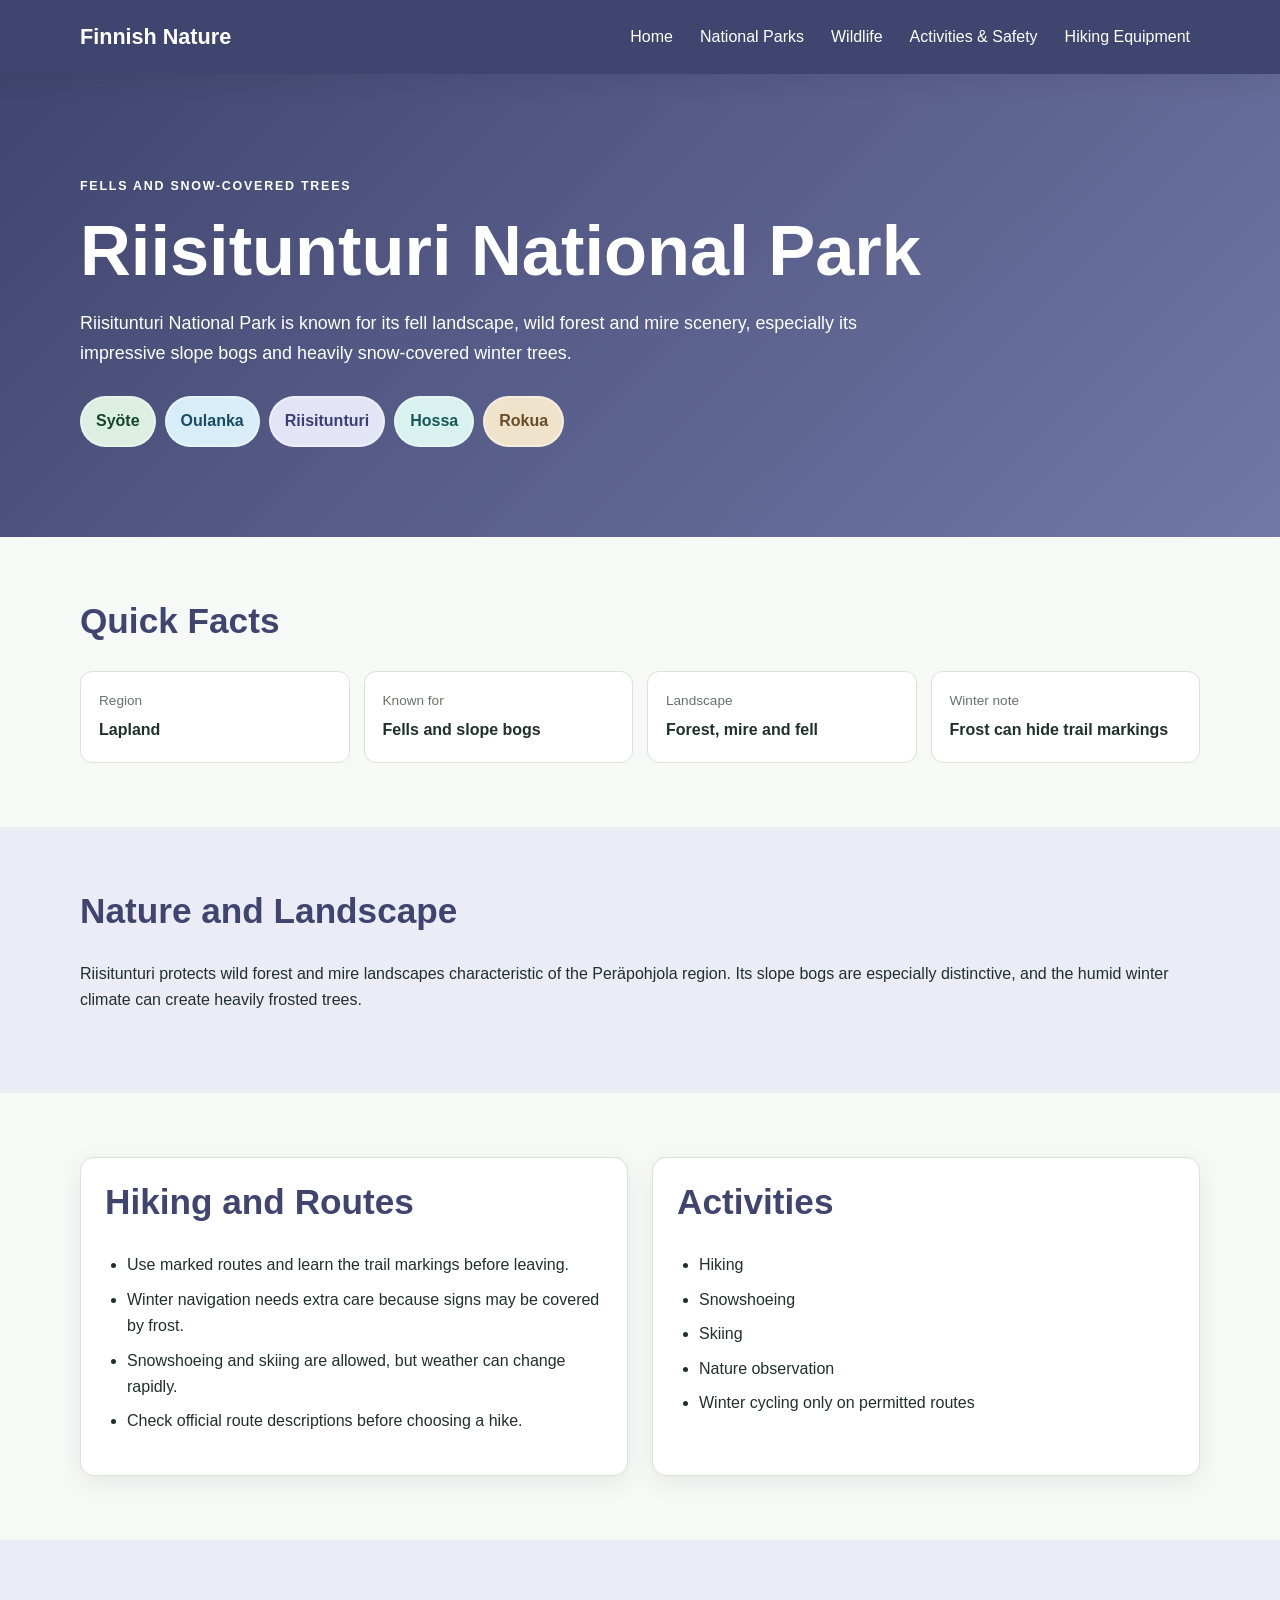
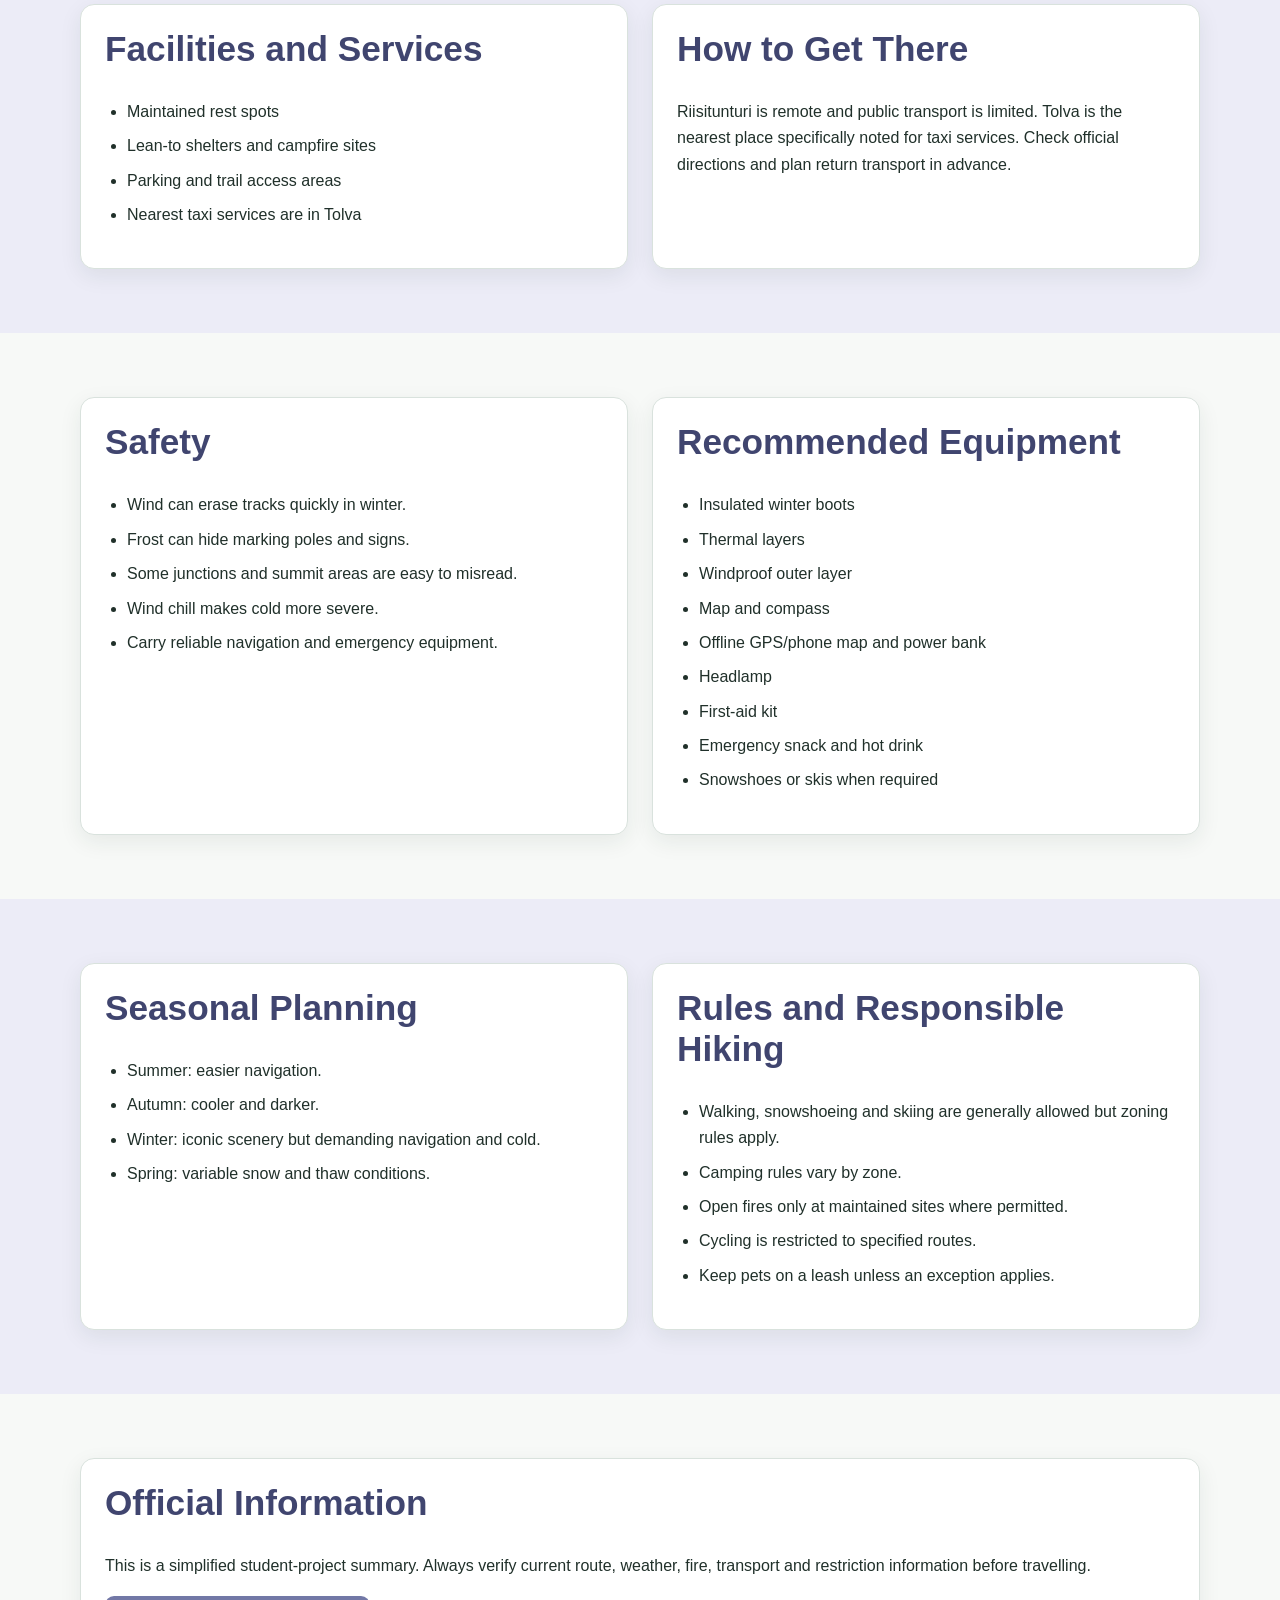
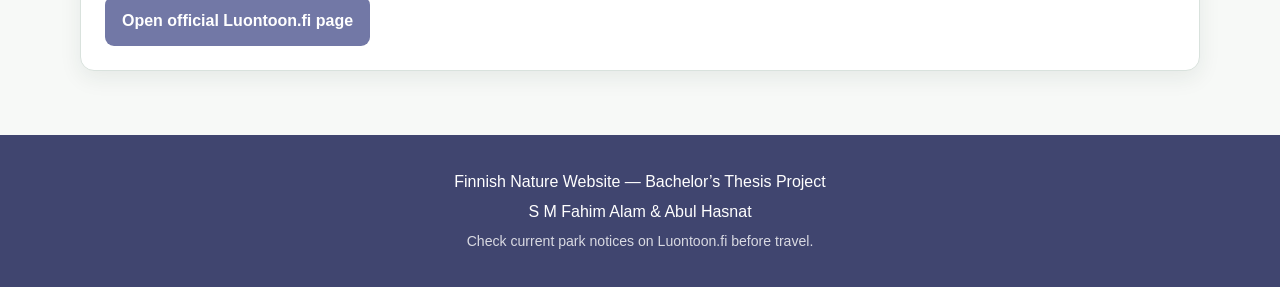
<file: riisitunturi.html>
<!DOCTYPE html>
<html lang="en">

<head>
    <meta charset="UTF-8">
    <meta name="viewport" content="width=device-width, initial-scale=1.0">
    <meta name="description" content="Detailed guide to Riisitunturi National Park.">
    <title>Riisitunturi National Park</title>
    <link rel="stylesheet" href="style.css">
</head>

<body class="riisitunturi-page">
    <header class="site-header">
        <div class="container header-inner"><a class="site-title" href="index.html">Finnish Nature</a>
            <nav class="main-nav" aria-label="Main navigation"><a href="index.html">Home</a><a
                    href="national-parks.html">National Parks</a><a href="wildlife.html">Wildlife</a><a
                    href="activities.html">Activities &amp; Safety</a><a href="equipment.html">Hiking Equipment</a>
            </nav>
        </div>
    </header>
    <main>
        <section class="park-hero">
            <div class="container">
                <p class="eyebrow">Fells and Snow-Covered Trees</p>
                <h1>Riisitunturi National Park</h1>
                <p class="hero-text">Riisitunturi National Park is known for its fell landscape, wild forest and mire
                    scenery, especially its impressive slope bogs and heavily snow-covered winter trees.</p>
                <nav class="park-tabs" aria-label="National park pages"><a class="tab syote-tab"
                        href="syote.html">Syöte</a><a class="tab oulanka-tab" href="oulanka.html">Oulanka</a><a
                        class="tab riisitunturi-tab" href="riisitunturi.html">Riisitunturi</a><a class="tab hossa-tab"
                        href="hossa.html">Hossa</a><a class="tab rokua-tab" href="rokua.html">Rokua</a></nav>
            </div>
        </section>
        <section class="section">
            <div class="container">
                <h2>Quick Facts</h2>
                <div class="fact-grid">
                    <div><span>Region</span><strong>Lapland</strong></div>
                    <div><span>Known for</span><strong>Fells and slope bogs</strong></div>
                    <div><span>Landscape</span><strong>Forest, mire and fell</strong></div>
                    <div><span>Winter note</span><strong>Frost can hide trail markings</strong></div>
                </div>
            </div>
        </section>
        <section class="section section-alt">
            <div class="container">
                <h2>Nature and Landscape</h2>
                <p>Riisitunturi protects wild forest and mire landscapes characteristic of the Peräpohjola region. Its
                    slope bogs are especially distinctive, and the humid winter climate can create heavily frosted
                    trees.</p>
            </div>
        </section>
        <section class="section">
            <div class="container two-column">
                <article class="panel">
                    <h2>Hiking and Routes</h2>
                    <ul>
                        <li>Use marked routes and learn the trail markings before leaving.</li>
                        <li>Winter navigation needs extra care because signs may be covered by frost.</li>
                        <li>Snowshoeing and skiing are allowed, but weather can change rapidly.</li>
                        <li>Check official route descriptions before choosing a hike.</li>
                    </ul>
                </article>
                <article class="panel">
                    <h2>Activities</h2>
                    <ul>
                        <li>Hiking</li>
                        <li>Snowshoeing</li>
                        <li>Skiing</li>
                        <li>Nature observation</li>
                        <li>Winter cycling only on permitted routes</li>
                    </ul>
                </article>
            </div>
        </section>
        <section class="section section-alt">
            <div class="container two-column">
                <article class="panel">
                    <h2>Facilities and Services</h2>
                    <ul>
                        <li>Maintained rest spots</li>
                        <li>Lean-to shelters and campfire sites</li>
                        <li>Parking and trail access areas</li>
                        <li>Nearest taxi services are in Tolva</li>
                    </ul>
                </article>
                <article class="panel">
                    <h2>How to Get There</h2>
                    <p>Riisitunturi is remote and public transport is limited. Tolva is the nearest place specifically
                        noted for taxi services. Check official directions and plan return transport in advance.</p>
                </article>
            </div>
        </section>
        <section class="section">
            <div class="container two-column">
                <article class="panel">
                    <h2>Safety</h2>
                    <ul>
                        <li>Wind can erase tracks quickly in winter.</li>
                        <li>Frost can hide marking poles and signs.</li>
                        <li>Some junctions and summit areas are easy to misread.</li>
                        <li>Wind chill makes cold more severe.</li>
                        <li>Carry reliable navigation and emergency equipment.</li>
                    </ul>
                </article>
                <article class="panel">
                    <h2>Recommended Equipment</h2>
                    <ul>
                        <li>Insulated winter boots</li>
                        <li>Thermal layers</li>
                        <li>Windproof outer layer</li>
                        <li>Map and compass</li>
                        <li>Offline GPS/phone map and power bank</li>
                        <li>Headlamp</li>
                        <li>First-aid kit</li>
                        <li>Emergency snack and hot drink</li>
                        <li>Snowshoes or skis when required</li>
                    </ul>
                </article>
            </div>
        </section>
        <section class="section section-alt">
            <div class="container two-column">
                <article class="panel">
                    <h2>Seasonal Planning</h2>
                    <ul>
                        <li>Summer: easier navigation.</li>
                        <li>Autumn: cooler and darker.</li>
                        <li>Winter: iconic scenery but demanding navigation and cold.</li>
                        <li>Spring: variable snow and thaw conditions.</li>
                    </ul>
                </article>
                <article class="panel">
                    <h2>Rules and Responsible Hiking</h2>
                    <ul>
                        <li>Walking, snowshoeing and skiing are generally allowed but zoning rules apply.</li>
                        <li>Camping rules vary by zone.</li>
                        <li>Open fires only at maintained sites where permitted.</li>
                        <li>Cycling is restricted to specified routes.</li>
                        <li>Keep pets on a leash unless an exception applies.</li>
                    </ul>
                </article>
            </div>
        </section>
        <section class="section">
            <div class="container source-box">
                <h2>Official Information</h2>
                <p>This is a simplified student-project summary. Always verify current route, weather, fire, transport
                    and restriction information before travelling.</p><a class="button official-button"
                    href="https://www.luontoon.fi/en/destinations/riisitunturi-national-park" target="_blank"
                    rel="noopener noreferrer">Open official Luontoon.fi page</a>
            </div>
        </section>
    </main>
    <footer class="site-footer">
        <div class="container">
            <p>Finnish Nature Website — Bachelor’s Thesis Project</p>
            <p>S M Fahim Alam &amp; Abul Hasnat</p>
            <p class="small">Check current park notices on Luontoon.fi before travel.</p>
        </div>
    </footer>
</body>

</html>
</file>
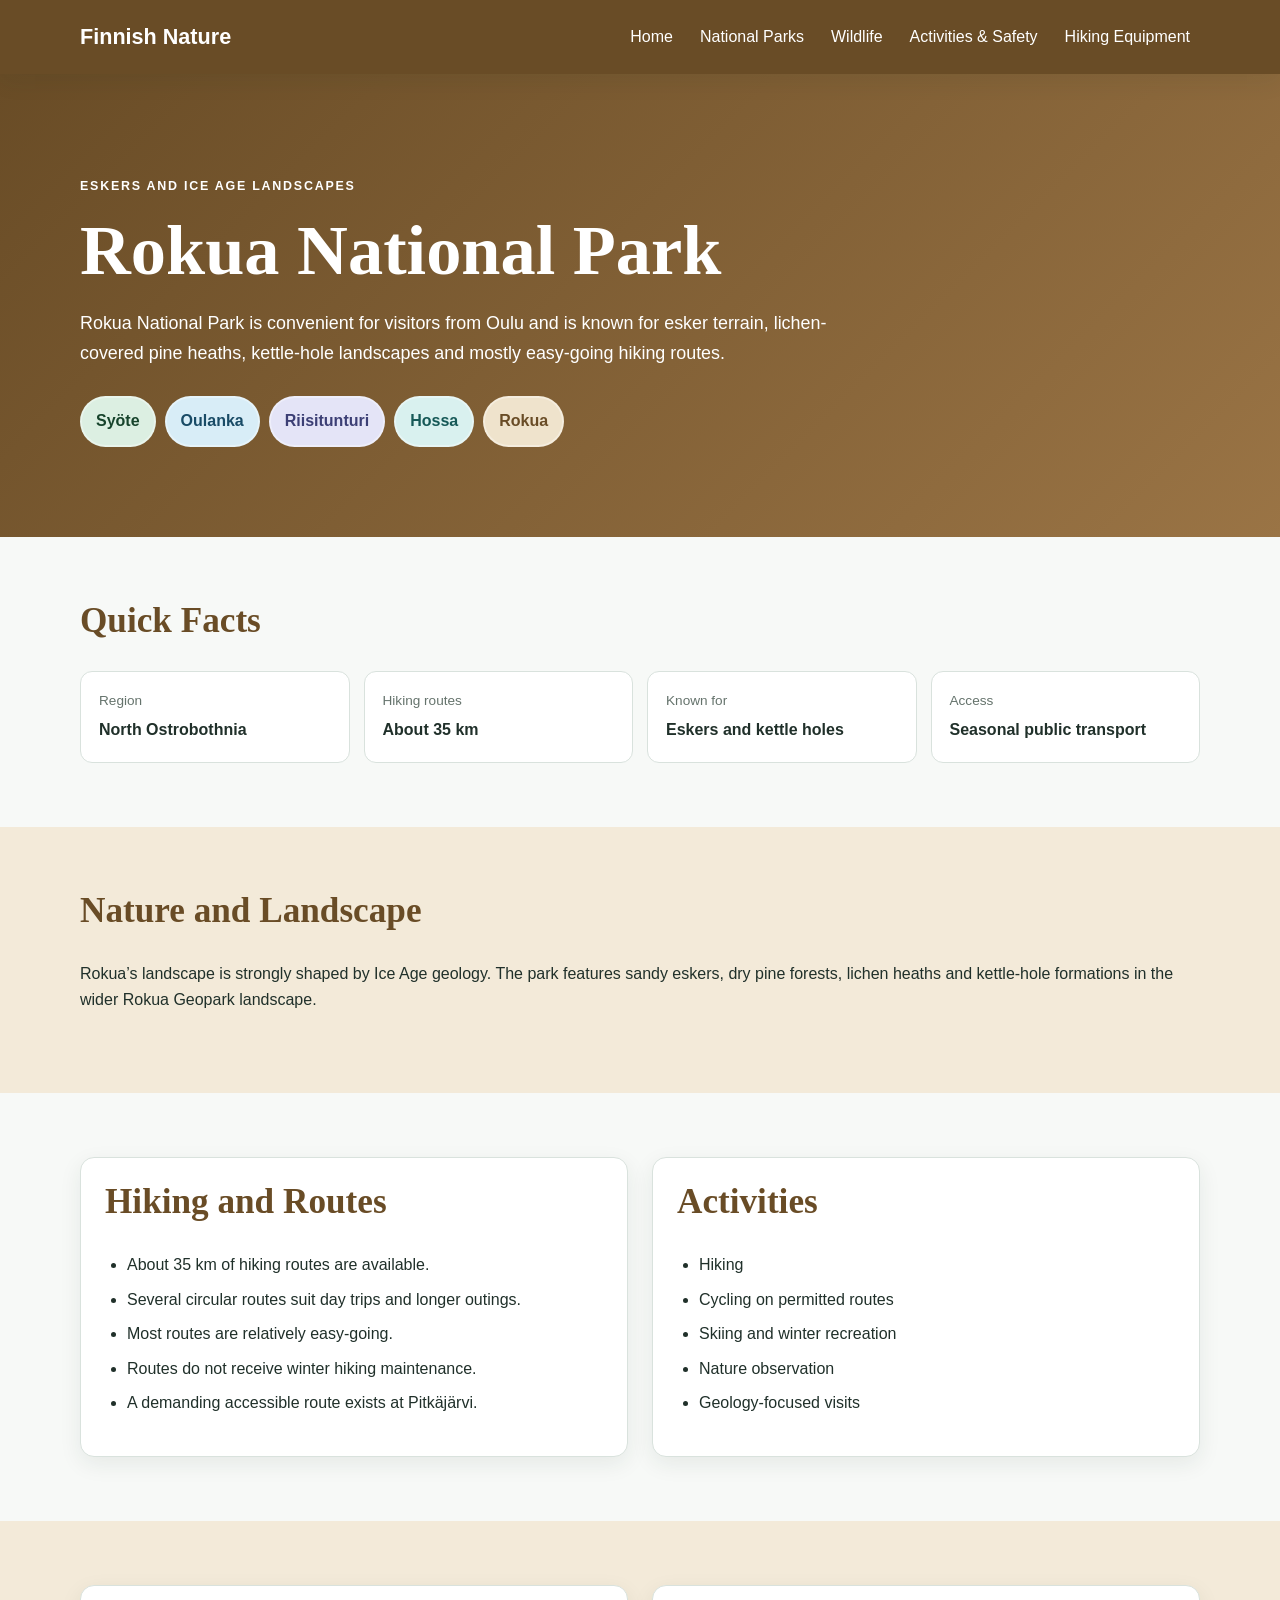
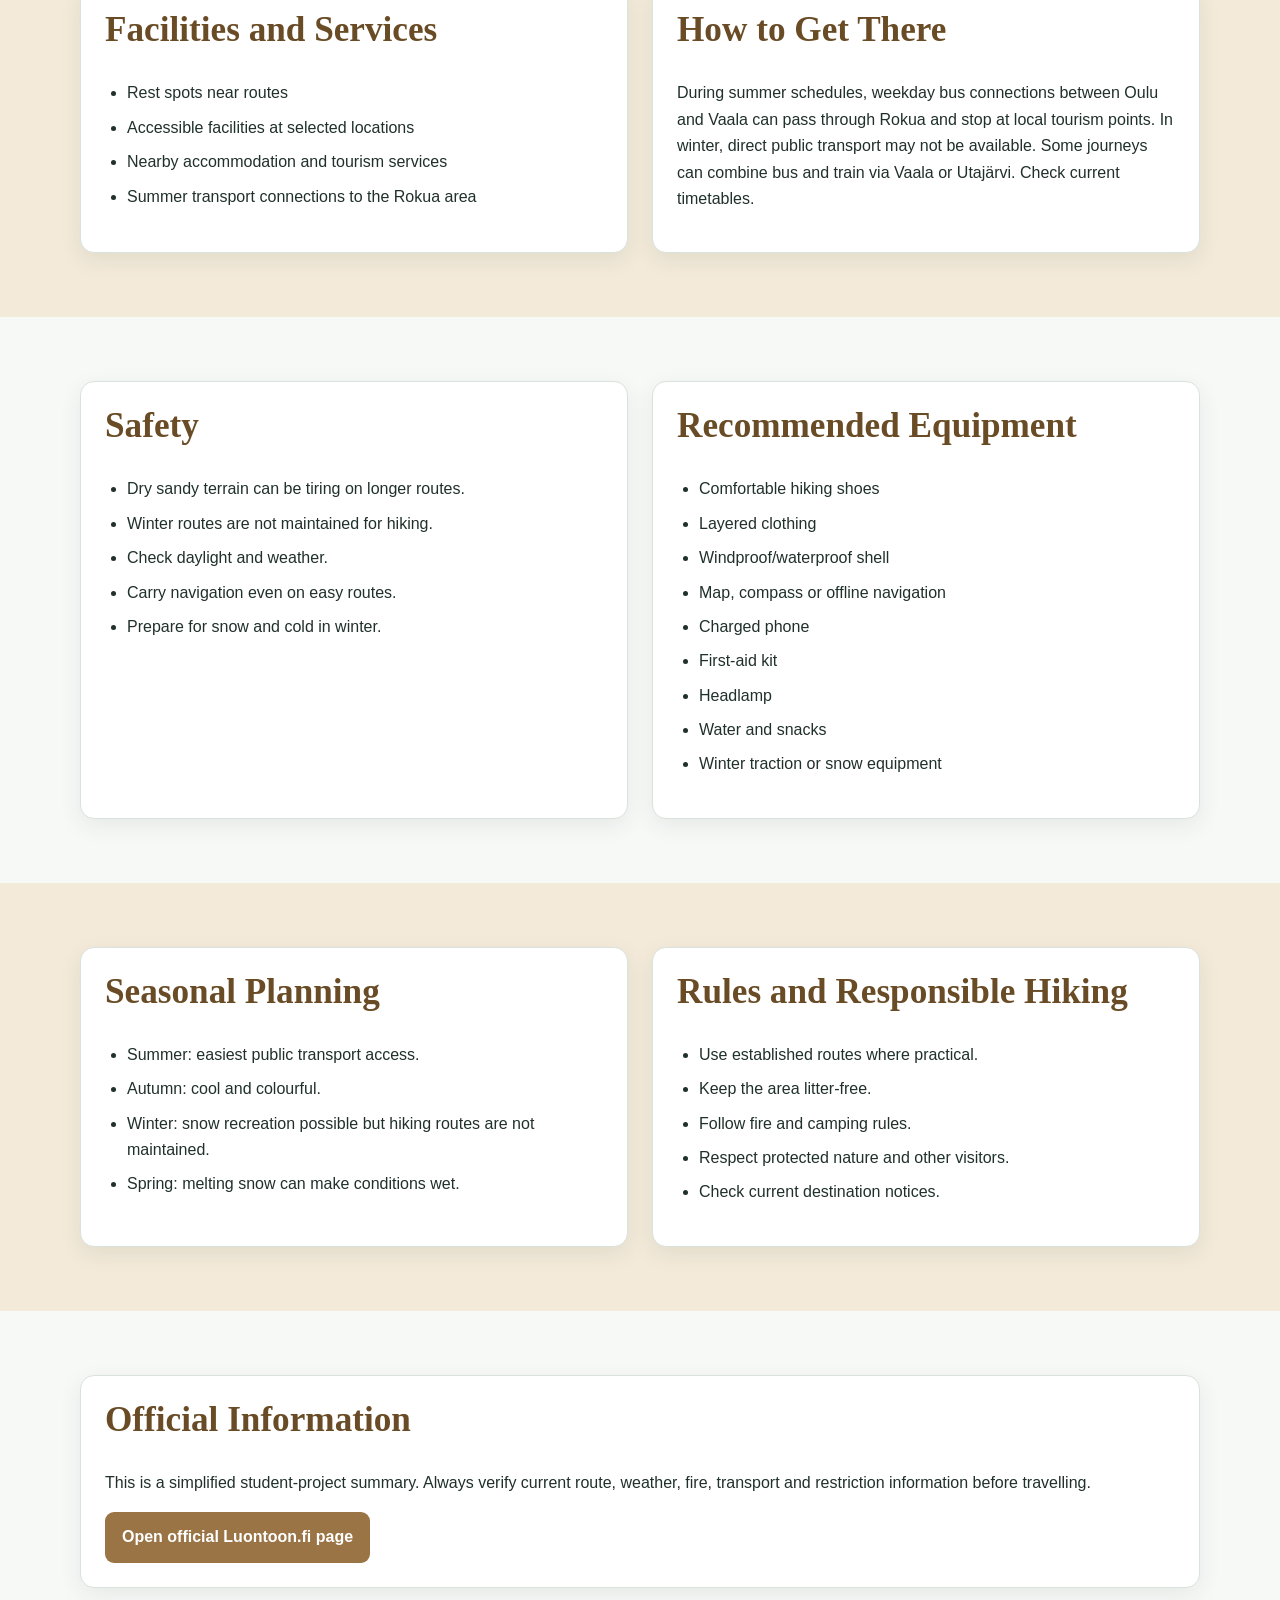
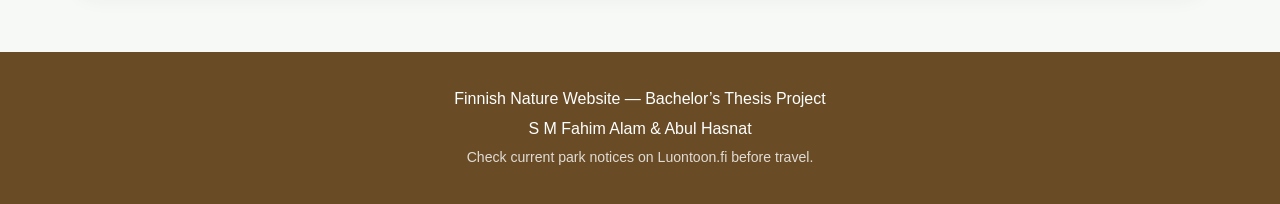
<file: rokua.html>
<!DOCTYPE html>
<html lang="en">

<head>
    <meta charset="UTF-8">
    <meta name="viewport" content="width=device-width, initial-scale=1.0">
    <meta name="description" content="Detailed guide to Rokua National Park.">
    <title>Rokua National Park</title>
    <link rel="stylesheet" href="style.css">
</head>

<body class="rokua-page">
    <header class="site-header">
        <div class="container header-inner"><a class="site-title" href="index.html">Finnish Nature</a>
            <nav class="main-nav" aria-label="Main navigation"><a href="index.html">Home</a><a
                    href="national-parks.html">National Parks</a><a href="wildlife.html">Wildlife</a><a
                    href="activities.html">Activities &amp; Safety</a><a href="equipment.html">Hiking Equipment</a>
            </nav>
        </div>
    </header>
    <main>
        <section class="park-hero">
            <div class="container">
                <p class="eyebrow">Eskers and Ice Age Landscapes</p>
                <h1>Rokua National Park</h1>
                <p class="hero-text">Rokua National Park is convenient for visitors from Oulu and is known for esker
                    terrain, lichen-covered pine heaths, kettle-hole landscapes and mostly easy-going hiking routes.</p>
                <nav class="park-tabs" aria-label="National park pages"><a class="tab syote-tab"
                        href="syote.html">Syöte</a><a class="tab oulanka-tab" href="oulanka.html">Oulanka</a><a
                        class="tab riisitunturi-tab" href="riisitunturi.html">Riisitunturi</a><a class="tab hossa-tab"
                        href="hossa.html">Hossa</a><a class="tab rokua-tab" href="rokua.html">Rokua</a></nav>
            </div>
        </section>
        <section class="section">
            <div class="container">
                <h2>Quick Facts</h2>
                <div class="fact-grid">
                    <div><span>Region</span><strong>North Ostrobothnia</strong></div>
                    <div><span>Hiking routes</span><strong>About 35 km</strong></div>
                    <div><span>Known for</span><strong>Eskers and kettle holes</strong></div>
                    <div><span>Access</span><strong>Seasonal public transport</strong></div>
                </div>
            </div>
        </section>
        <section class="section section-alt">
            <div class="container">
                <h2>Nature and Landscape</h2>
                <p>Rokua’s landscape is strongly shaped by Ice Age geology. The park features sandy eskers, dry pine
                    forests, lichen heaths and kettle-hole formations in the wider Rokua Geopark landscape.</p>
            </div>
        </section>
        <section class="section">
            <div class="container two-column">
                <article class="panel">
                    <h2>Hiking and Routes</h2>
                    <ul>
                        <li>About 35 km of hiking routes are available.</li>
                        <li>Several circular routes suit day trips and longer outings.</li>
                        <li>Most routes are relatively easy-going.</li>
                        <li>Routes do not receive winter hiking maintenance.</li>
                        <li>A demanding accessible route exists at Pitkäjärvi.</li>
                    </ul>
                </article>
                <article class="panel">
                    <h2>Activities</h2>
                    <ul>
                        <li>Hiking</li>
                        <li>Cycling on permitted routes</li>
                        <li>Skiing and winter recreation</li>
                        <li>Nature observation</li>
                        <li>Geology-focused visits</li>
                    </ul>
                </article>
            </div>
        </section>
        <section class="section section-alt">
            <div class="container two-column">
                <article class="panel">
                    <h2>Facilities and Services</h2>
                    <ul>
                        <li>Rest spots near routes</li>
                        <li>Accessible facilities at selected locations</li>
                        <li>Nearby accommodation and tourism services</li>
                        <li>Summer transport connections to the Rokua area</li>
                    </ul>
                </article>
                <article class="panel">
                    <h2>How to Get There</h2>
                    <p>During summer schedules, weekday bus connections between Oulu and Vaala can pass through Rokua
                        and stop at local tourism points. In winter, direct public transport may not be available. Some
                        journeys can combine bus and train via Vaala or Utajärvi. Check current timetables.</p>
                </article>
            </div>
        </section>
        <section class="section">
            <div class="container two-column">
                <article class="panel">
                    <h2>Safety</h2>
                    <ul>
                        <li>Dry sandy terrain can be tiring on longer routes.</li>
                        <li>Winter routes are not maintained for hiking.</li>
                        <li>Check daylight and weather.</li>
                        <li>Carry navigation even on easy routes.</li>
                        <li>Prepare for snow and cold in winter.</li>
                    </ul>
                </article>
                <article class="panel">
                    <h2>Recommended Equipment</h2>
                    <ul>
                        <li>Comfortable hiking shoes</li>
                        <li>Layered clothing</li>
                        <li>Windproof/waterproof shell</li>
                        <li>Map, compass or offline navigation</li>
                        <li>Charged phone</li>
                        <li>First-aid kit</li>
                        <li>Headlamp</li>
                        <li>Water and snacks</li>
                        <li>Winter traction or snow equipment</li>
                    </ul>
                </article>
            </div>
        </section>
        <section class="section section-alt">
            <div class="container two-column">
                <article class="panel">
                    <h2>Seasonal Planning</h2>
                    <ul>
                        <li>Summer: easiest public transport access.</li>
                        <li>Autumn: cool and colourful.</li>
                        <li>Winter: snow recreation possible but hiking routes are not maintained.</li>
                        <li>Spring: melting snow can make conditions wet.</li>
                    </ul>
                </article>
                <article class="panel">
                    <h2>Rules and Responsible Hiking</h2>
                    <ul>
                        <li>Use established routes where practical.</li>
                        <li>Keep the area litter-free.</li>
                        <li>Follow fire and camping rules.</li>
                        <li>Respect protected nature and other visitors.</li>
                        <li>Check current destination notices.</li>
                    </ul>
                </article>
            </div>
        </section>
        <section class="section">
            <div class="container source-box">
                <h2>Official Information</h2>
                <p>This is a simplified student-project summary. Always verify current route, weather, fire, transport
                    and restriction information before travelling.</p><a class="button official-button"
                    href="https://www.luontoon.fi/en/destinations/rokua-national-park" target="_blank"
                    rel="noopener noreferrer">Open official Luontoon.fi page</a>
            </div>
        </section>
    </main>
    <footer class="site-footer">
        <div class="container">
            <p>Finnish Nature Website — Bachelor’s Thesis Project</p>
            <p>S M Fahim Alam &amp; Abul Hasnat</p>
            <p class="small">Check current park notices on Luontoon.fi before travel.</p>
        </div>
    </footer>
</body>

</html>
</file>
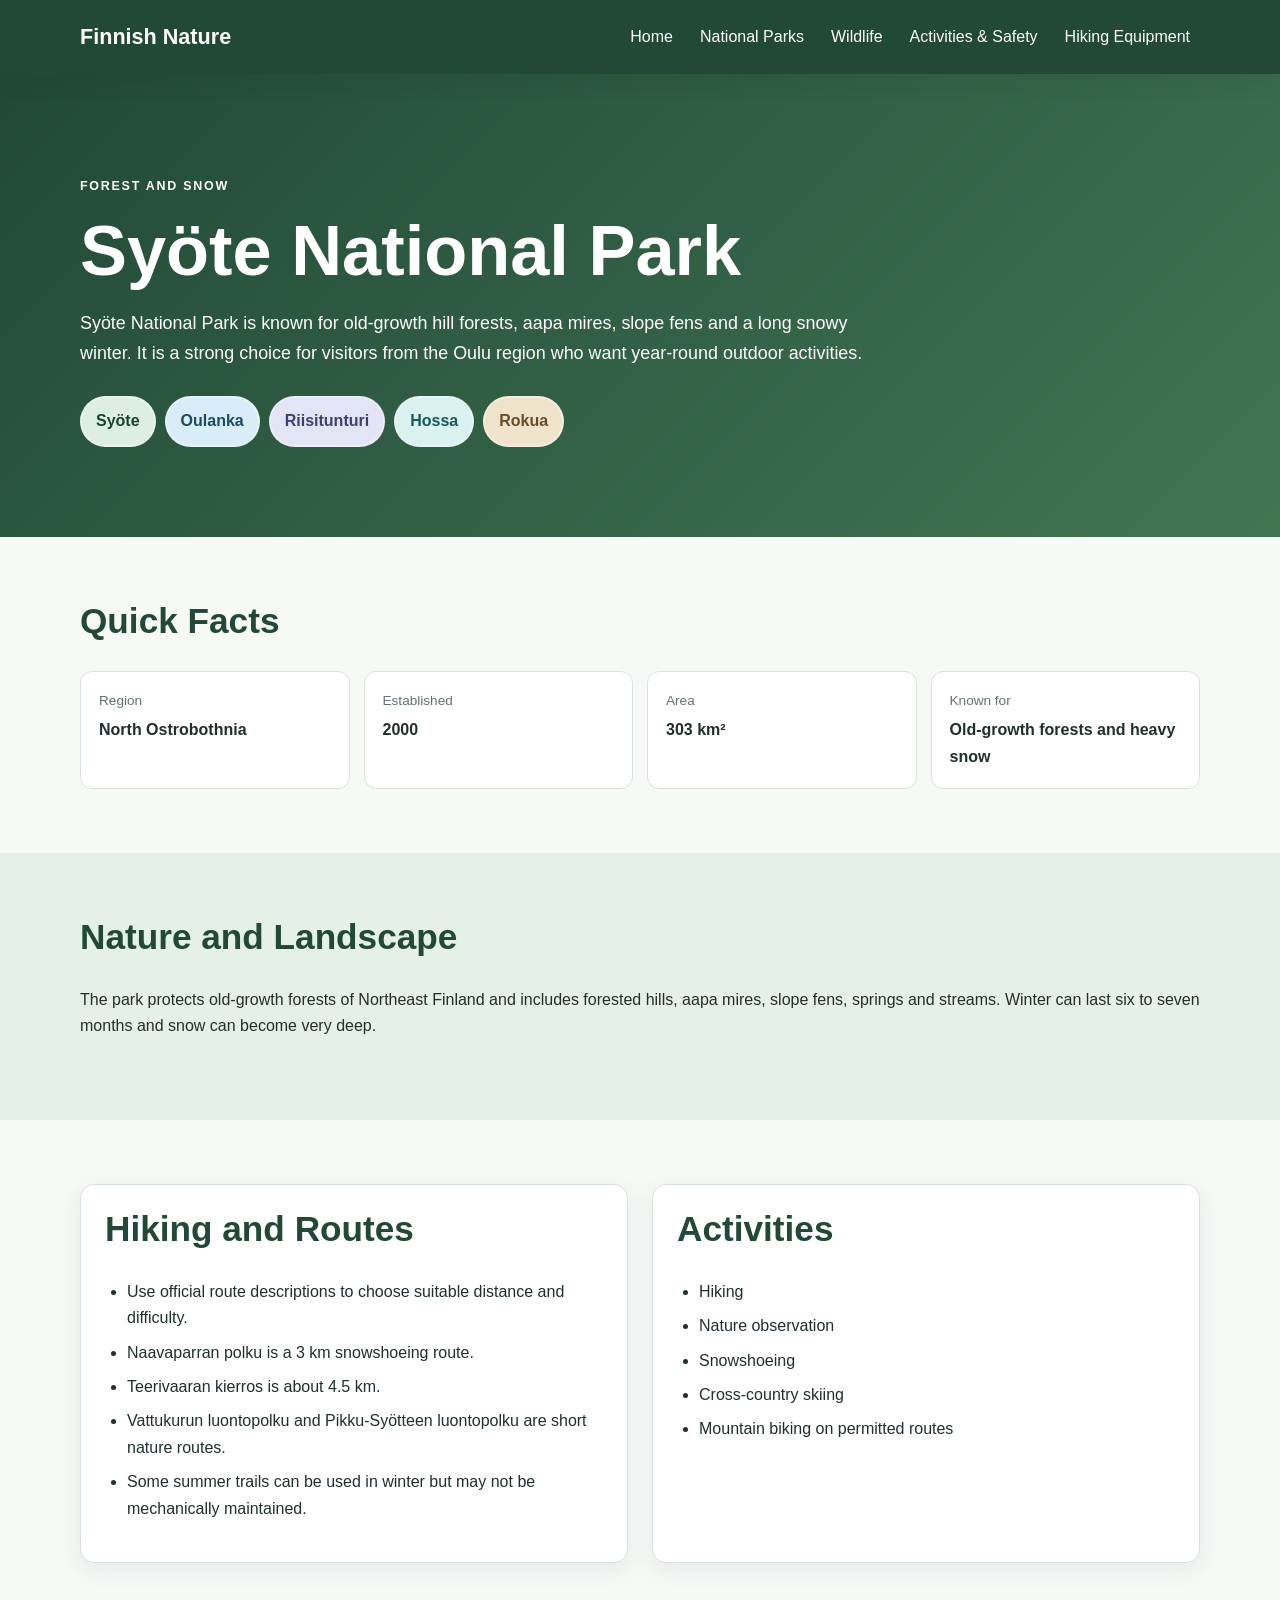
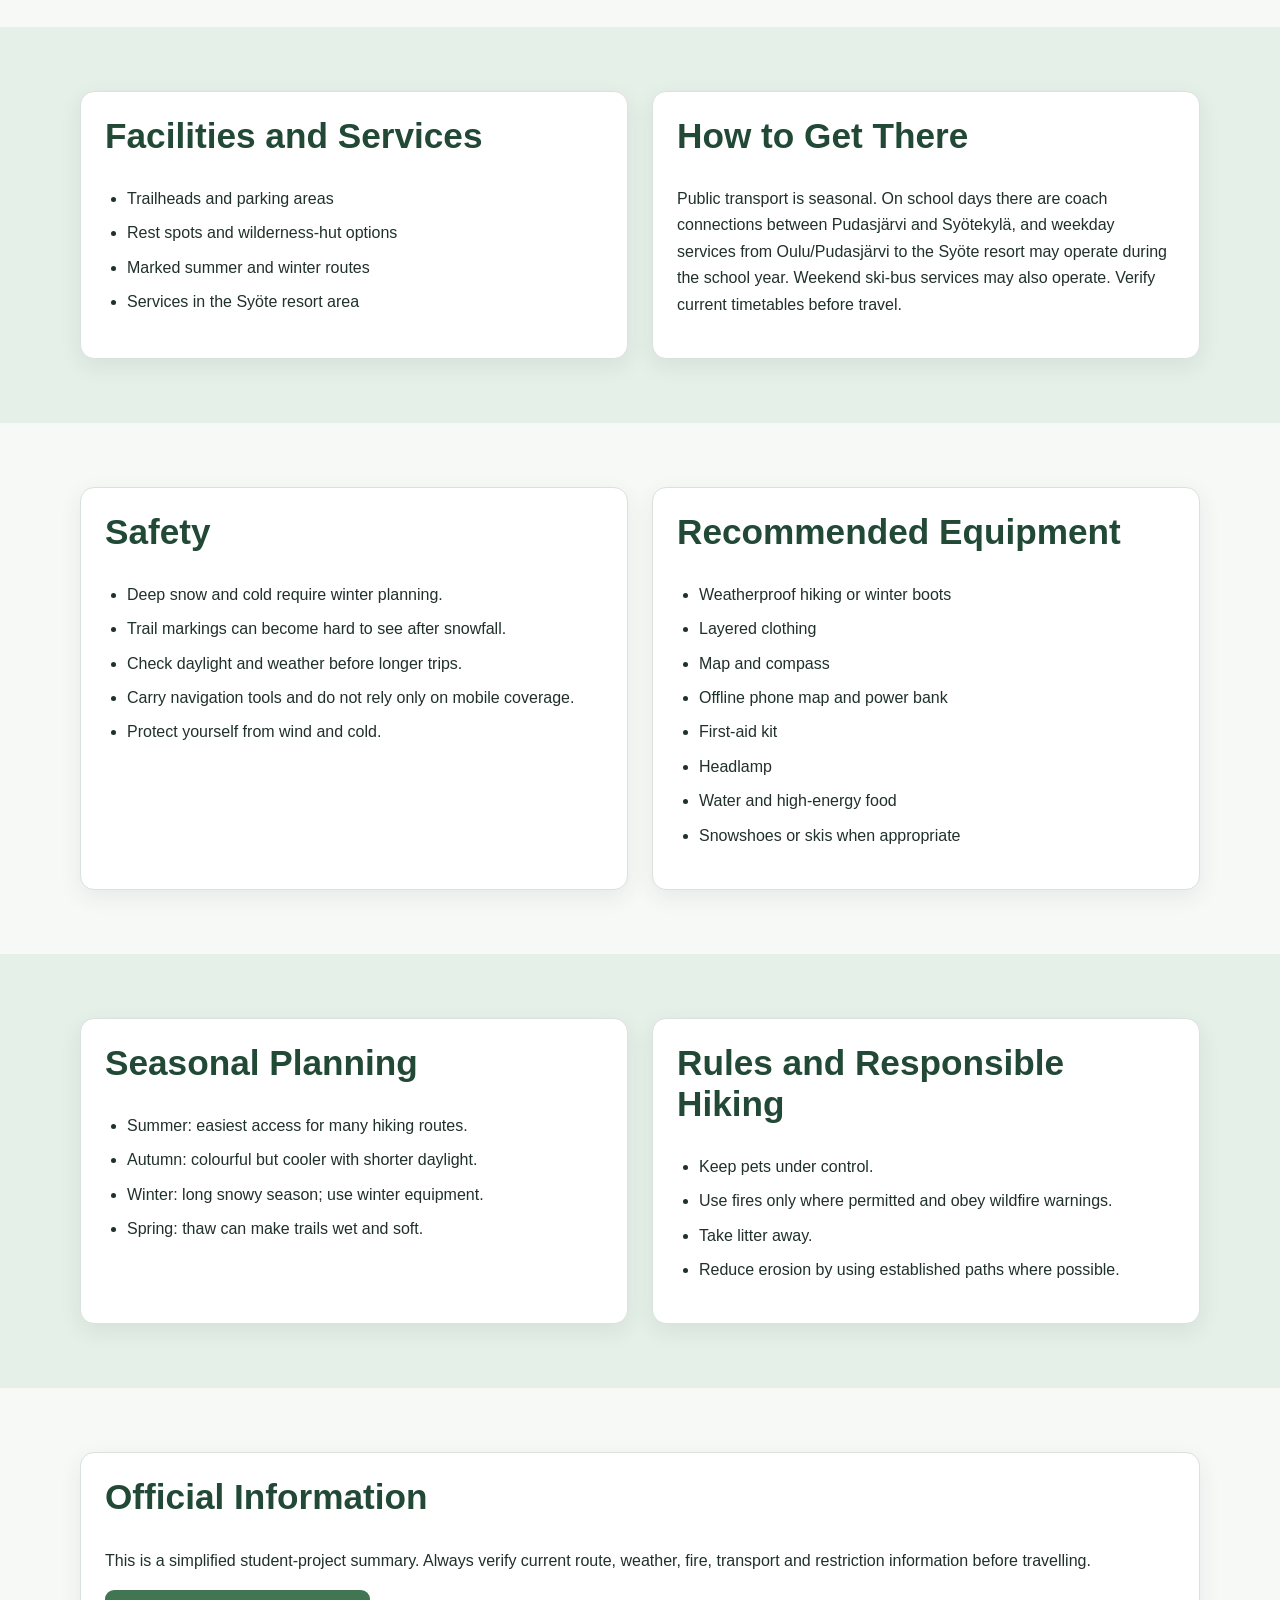
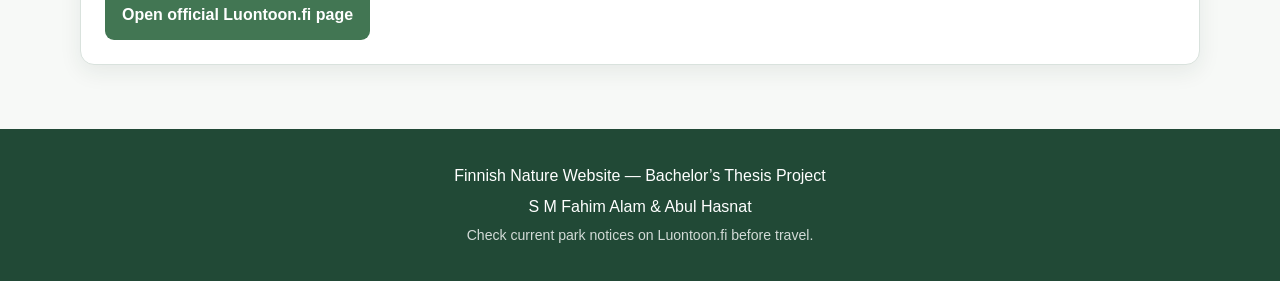
<file: syote.html>
<!DOCTYPE html>
<html lang="en">

<head>
    <meta charset="UTF-8">
    <meta name="viewport" content="width=device-width, initial-scale=1.0">
    <meta name="description" content="Detailed guide to Syöte National Park.">
    <title>Syöte National Park</title>
    <link rel="stylesheet" href="style.css">
</head>

<body class="syote-page">
    <header class="site-header">
        <div class="container header-inner"><a class="site-title" href="index.html">Finnish Nature</a>
            <nav class="main-nav" aria-label="Main navigation"><a href="index.html">Home</a><a
                    href="national-parks.html">National Parks</a><a href="wildlife.html">Wildlife</a><a
                    href="activities.html">Activities &amp; Safety</a><a href="equipment.html">Hiking Equipment</a>
            </nav>
        </div>
    </header>
    <main>
        <section class="park-hero">
            <div class="container">
                <p class="eyebrow">Forest and Snow</p>
                <h1>Syöte National Park</h1>
                <p class="hero-text">Syöte National Park is known for old-growth hill forests, aapa mires, slope fens
                    and a long snowy winter. It is a strong choice for visitors from the Oulu region who want year-round
                    outdoor activities.</p>
                <nav class="park-tabs" aria-label="National park pages"><a class="tab syote-tab"
                        href="syote.html">Syöte</a><a class="tab oulanka-tab" href="oulanka.html">Oulanka</a><a
                        class="tab riisitunturi-tab" href="riisitunturi.html">Riisitunturi</a><a class="tab hossa-tab"
                        href="hossa.html">Hossa</a><a class="tab rokua-tab" href="rokua.html">Rokua</a></nav>
            </div>
        </section>
        <section class="section">
            <div class="container">
                <h2>Quick Facts</h2>
                <div class="fact-grid">
                    <div><span>Region</span><strong>North Ostrobothnia</strong></div>
                    <div><span>Established</span><strong>2000</strong></div>
                    <div><span>Area</span><strong>303 km²</strong></div>
                    <div><span>Known for</span><strong>Old-growth forests and heavy snow</strong></div>
                </div>
            </div>
        </section>
        <section class="section section-alt">
            <div class="container">
                <h2>Nature and Landscape</h2>
                <p>The park protects old-growth forests of Northeast Finland and includes forested hills, aapa mires,
                    slope fens, springs and streams. Winter can last six to seven months and snow can become very deep.
                </p>
            </div>
        </section>
        <section class="section">
            <div class="container two-column">
                <article class="panel">
                    <h2>Hiking and Routes</h2>
                    <ul>
                        <li>Use official route descriptions to choose suitable distance and difficulty.</li>
                        <li>Naavaparran polku is a 3 km snowshoeing route.</li>
                        <li>Teerivaaran kierros is about 4.5 km.</li>
                        <li>Vattukurun luontopolku and Pikku-Syötteen luontopolku are short nature routes.</li>
                        <li>Some summer trails can be used in winter but may not be mechanically maintained.</li>
                    </ul>
                </article>
                <article class="panel">
                    <h2>Activities</h2>
                    <ul>
                        <li>Hiking</li>
                        <li>Nature observation</li>
                        <li>Snowshoeing</li>
                        <li>Cross-country skiing</li>
                        <li>Mountain biking on permitted routes</li>
                    </ul>
                </article>
            </div>
        </section>
        <section class="section section-alt">
            <div class="container two-column">
                <article class="panel">
                    <h2>Facilities and Services</h2>
                    <ul>
                        <li>Trailheads and parking areas</li>
                        <li>Rest spots and wilderness-hut options</li>
                        <li>Marked summer and winter routes</li>
                        <li>Services in the Syöte resort area</li>
                    </ul>
                </article>
                <article class="panel">
                    <h2>How to Get There</h2>
                    <p>Public transport is seasonal. On school days there are coach connections between Pudasjärvi and
                        Syötekylä, and weekday services from Oulu/Pudasjärvi to the Syöte resort may operate during the
                        school year. Weekend ski-bus services may also operate. Verify current timetables before travel.
                    </p>
                </article>
            </div>
        </section>
        <section class="section">
            <div class="container two-column">
                <article class="panel">
                    <h2>Safety</h2>
                    <ul>
                        <li>Deep snow and cold require winter planning.</li>
                        <li>Trail markings can become hard to see after snowfall.</li>
                        <li>Check daylight and weather before longer trips.</li>
                        <li>Carry navigation tools and do not rely only on mobile coverage.</li>
                        <li>Protect yourself from wind and cold.</li>
                    </ul>
                </article>
                <article class="panel">
                    <h2>Recommended Equipment</h2>
                    <ul>
                        <li>Weatherproof hiking or winter boots</li>
                        <li>Layered clothing</li>
                        <li>Map and compass</li>
                        <li>Offline phone map and power bank</li>
                        <li>First-aid kit</li>
                        <li>Headlamp</li>
                        <li>Water and high-energy food</li>
                        <li>Snowshoes or skis when appropriate</li>
                    </ul>
                </article>
            </div>
        </section>
        <section class="section section-alt">
            <div class="container two-column">
                <article class="panel">
                    <h2>Seasonal Planning</h2>
                    <ul>
                        <li>Summer: easiest access for many hiking routes.</li>
                        <li>Autumn: colourful but cooler with shorter daylight.</li>
                        <li>Winter: long snowy season; use winter equipment.</li>
                        <li>Spring: thaw can make trails wet and soft.</li>
                    </ul>
                </article>
                <article class="panel">
                    <h2>Rules and Responsible Hiking</h2>
                    <ul>
                        <li>Keep pets under control.</li>
                        <li>Use fires only where permitted and obey wildfire warnings.</li>
                        <li>Take litter away.</li>
                        <li>Reduce erosion by using established paths where possible.</li>
                    </ul>
                </article>
            </div>
        </section>
        <section class="section">
            <div class="container source-box">
                <h2>Official Information</h2>
                <p>This is a simplified student-project summary. Always verify current route, weather, fire, transport
                    and restriction information before travelling.</p><a class="button official-button"
                    href="https://www.luontoon.fi/en/destinations/syote-national-park" target="_blank"
                    rel="noopener noreferrer">Open official Luontoon.fi page</a>
            </div>
        </section>
    </main>
    <footer class="site-footer">
        <div class="container">
            <p>Finnish Nature Website — Bachelor’s Thesis Project</p>
            <p>S M Fahim Alam &amp; Abul Hasnat</p>
            <p class="small">Check current park notices on Luontoon.fi before travel.</p>
        </div>
    </footer>
</body>

</html>
</file>
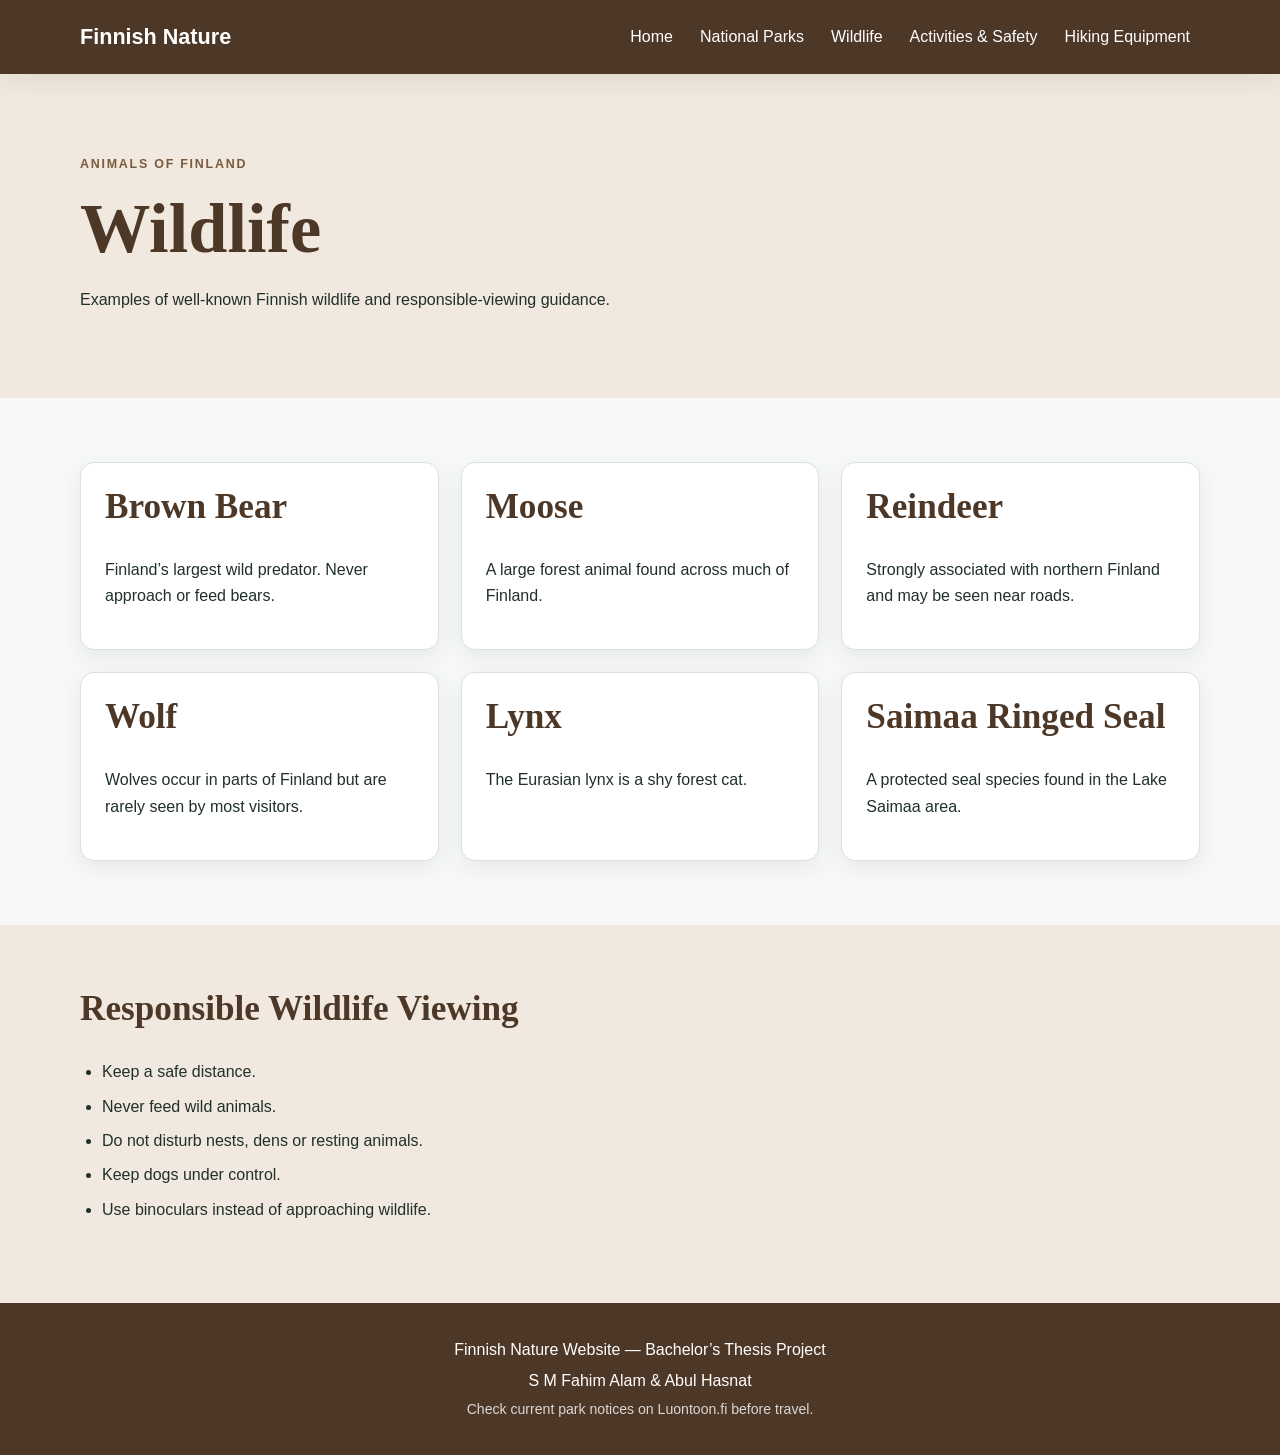
<file: wildlife.html>
<!DOCTYPE html>
<html lang="en">

<head>
    <meta charset="UTF-8">
    <meta name="viewport" content="width=device-width, initial-scale=1.0">
    <meta name="description" content="Wildlife information.">
    <title>Finnish Nature | Wildlife</title>
    <link rel="stylesheet" href="style.css">
</head>

<body class="wildlife-page">
    <header class="site-header">
        <div class="container header-inner"><a class="site-title" href="index.html">Finnish Nature</a>
            <nav class="main-nav" aria-label="Main navigation"><a href="index.html">Home</a><a
                    href="national-parks.html">National Parks</a><a href="wildlife.html">Wildlife</a><a
                    href="activities.html">Activities &amp; Safety</a><a href="equipment.html">Hiking Equipment</a>
            </nav>
        </div>
    </header>
    <main>
        <section class="page-banner">
            <div class="container">
                <p class="eyebrow">Animals of Finland</p>
                <h1>Wildlife</h1>
                <p>Examples of well-known Finnish wildlife and responsible-viewing guidance.</p>
            </div>
        </section>
        <section class="section">
            <div class="container card-grid">
                <article class="card">
                    <h2>Brown Bear</h2>
                    <p>Finland’s largest wild predator. Never approach or feed bears.</p>
                </article>
                <article class="card">
                    <h2>Moose</h2>
                    <p>A large forest animal found across much of Finland.</p>
                </article>
                <article class="card">
                    <h2>Reindeer</h2>
                    <p>Strongly associated with northern Finland and may be seen near roads.</p>
                </article>
                <article class="card">
                    <h2>Wolf</h2>
                    <p>Wolves occur in parts of Finland but are rarely seen by most visitors.</p>
                </article>
                <article class="card">
                    <h2>Lynx</h2>
                    <p>The Eurasian lynx is a shy forest cat.</p>
                </article>
                <article class="card">
                    <h2>Saimaa Ringed Seal</h2>
                    <p>A protected seal species found in the Lake Saimaa area.</p>
                </article>
            </div>
        </section>
        <section class="section section-alt">
            <div class="container">
                <h2>Responsible Wildlife Viewing</h2>
                <ul class="check-list">
                    <li>Keep a safe distance.</li>
                    <li>Never feed wild animals.</li>
                    <li>Do not disturb nests, dens or resting animals.</li>
                    <li>Keep dogs under control.</li>
                    <li>Use binoculars instead of approaching wildlife.</li>
                </ul>
            </div>
        </section>
    </main>
    <footer class="site-footer">
        <div class="container">
            <p>Finnish Nature Website — Bachelor’s Thesis Project</p>
            <p>S M Fahim Alam &amp; Abul Hasnat</p>
            <p class="small">Check current park notices on Luontoon.fi before travel.</p>
        </div>
    </footer>
</body>

</html>
</file>
<file: style.css>
:root {
    --text: #20302a;
    --surface: #fff;
    --line: #d9e2dd;
    --shadow: 0 7px 22px rgba(20, 45, 34, .08);
    --radius: 14px;
    --accent: #2f664a;
    --accent-dark: #173c2b;
    --accent-soft: #e8f1eb;
    --font-body: Arial, Helvetica, sans-serif;
    --font-heading: Georgia, "Times New Roman", serif
}

* {
    box-sizing: border-box
}

html {
    scroll-behavior: smooth
}

body {
    margin: 0;
    color: var(--text);
    background: #f7f9f7;
    font-family: var(--font-body);
    line-height: 1.65
}

.container {
    width: min(1120px, 92%);
    margin: 0 auto
}

h1,
h2,
h3 {
    font-family: var(--font-heading);
    line-height: 1.16;
    color: var(--accent-dark)
}

h1 {
    font-size: clamp(2.2rem, 6vw, 4.4rem);
    margin: 0 0 18px
}

h2 {
    font-size: clamp(1.55rem, 3vw, 2.2rem);
    margin-top: 0
}

.small {
    font-size: .88rem;
    opacity: .8
}

.eyebrow {
    text-transform: uppercase;
    letter-spacing: .14em;
    font-size: .78rem;
    font-weight: 800;
    color: var(--accent)
}

.section {
    padding: 64px 0
}

.section-alt {
    background: var(--accent-soft)
}

.site-header {
    background: var(--accent-dark);
    color: #fff;
    position: sticky;
    top: 0;
    z-index: 20;
    box-shadow: var(--shadow)
}

.header-inner {
    min-height: 74px;
    display: flex;
    align-items: center;
    justify-content: space-between;
    gap: 24px
}

.site-title {
    text-decoration: none;
    color: #fff;
    font-size: 1.35rem;
    font-weight: 800
}

.main-nav {
    display: flex;
    flex-wrap: wrap;
    gap: 7px
}

.main-nav a {
    color: #fff;
    text-decoration: none;
    padding: 8px 10px;
    border-radius: 8px
}

.main-nav a:hover,
.main-nav a:focus {
    background: rgba(255, 255, 255, .14)
}

.hero,
.park-hero {
    padding: 90px 0;
    background: linear-gradient(135deg, var(--accent-dark), var(--accent));
    color: #fff
}

.hero h1,
.park-hero h1,
.hero .eyebrow,
.park-hero .eyebrow {
    color: #fff
}

.hero-text {
    max-width: 800px;
    font-size: 1.12rem
}

.page-banner {
    padding: 68px 0;
    background: var(--accent-soft)
}

.button-row {
    display: flex;
    flex-wrap: wrap;
    gap: 12px;
    margin-top: 24px
}

.button {
    display: inline-block;
    text-decoration: none;
    padding: 12px 17px;
    border-radius: 9px;
    font-weight: 800;
    background: #fff;
    color: var(--accent-dark)
}

.button.secondary {
    background: transparent;
    border: 1px solid rgba(255, 255, 255, .55);
    color: #fff
}

.official-button {
    background: var(--accent);
    color: #fff
}

.text-link {
    font-weight: 800;
    color: var(--accent)
}

.card-grid,
.park-card-grid,
.equipment-grid {
    display: grid;
    grid-template-columns: repeat(3, 1fr);
    gap: 22px
}

.card,
.panel,
.source-box {
    background: var(--surface);
    border: 1px solid var(--line);
    border-radius: var(--radius);
    padding: 24px;
    box-shadow: var(--shadow)
}

.two-column {
    display: grid;
    grid-template-columns: 1fr 1fr;
    gap: 24px
}

.fact-grid {
    display: grid;
    grid-template-columns: repeat(4, 1fr);
    gap: 14px
}

.fact-grid div {
    background: #fff;
    border: 1px solid var(--line);
    padding: 18px;
    border-radius: 12px
}

.fact-grid span {
    display: block;
    color: #65736c;
    font-size: .85rem;
    margin-bottom: 5px
}

.park-card {
    min-height: 180px;
    padding: 24px;
    border-radius: 16px;
    text-decoration: none;
    display: flex;
    flex-direction: column;
    justify-content: flex-end;
    box-shadow: var(--shadow);
    transition: transform .18s ease
}

.park-card:hover {
    transform: translateY(-4px)
}

.park-card strong {
    font-family: var(--font-heading);
    font-size: 1.5rem;
    margin-bottom: 8px
}

.park-tabs {
    display: flex;
    flex-wrap: wrap;
    gap: 9px;
    margin-top: 28px
}

.tab {
    text-decoration: none;
    padding: 10px 14px;
    border-radius: 999px;
    font-weight: 800;
    border: 2px solid rgba(255, 255, 255, .35);
    background: #fff;
    color: #182a22
}

.page-banner .tab {
    border-color: rgba(0, 0, 0, .1)
}

.syote-card,
.syote-tab {
    background: #dcefe2;
    color: #17442c
}

.oulanka-card,
.oulanka-tab {
    background: #d8edf7;
    color: #194b66
}

.riisitunturi-card,
.riisitunturi-tab {
    background: #e4e4f7;
    color: #3c3f75
}

.hossa-card,
.hossa-tab {
    background: #d9f1ef;
    color: #165957
}

.rokua-card,
.rokua-tab {
    background: #efe3cc;
    color: #694c26
}

ul {
    padding-left: 22px
}

li {
    margin-bottom: 8px
}

.site-footer {
    background: var(--accent-dark);
    color: #fff;
    text-align: center;
    padding: 30px 0
}

.site-footer p {
    margin: 4px 0
}

.home-page {
    --accent: #3f7658;
    --accent-dark: #173c2b;
    --accent-soft: #e6f0e9
}

.parks-page {
    --accent: #476f50;
    --accent-dark: #203c29;
    --accent-soft: #e6eee5
}

.syote-page {
    --accent: #427653;
    --accent-dark: #214936;
    --accent-soft: #e5f0e8;
    --font-body: "Trebuchet MS", Arial, sans-serif;
    --font-heading: "Trebuchet MS", Arial, sans-serif
}

.oulanka-page {
    --accent: #367a9a;
    --accent-dark: #17465c;
    --accent-soft: #e3f1f7
}

.riisitunturi-page {
    --accent: #7278a6;
    --accent-dark: #40456f;
    --accent-soft: #ececf7;
    --font-body: Verdana, Geneva, sans-serif;
    --font-heading: Verdana, Geneva, sans-serif
}

.hossa-page {
    --accent: #2f817d;
    --accent-dark: #165957;
    --accent-soft: #e3f3f1;
    --font-body: Tahoma, Verdana, sans-serif;
    --font-heading: Tahoma, Verdana, sans-serif
}

.rokua-page {
    --accent: #9a7445;
    --accent-dark: #694c26;
    --accent-soft: #f3ead9
}

.wildlife-page {
    --accent: #7b5a3d;
    --accent-dark: #4d3828;
    --accent-soft: #f1e9df;
    --font-body: "Trebuchet MS", Arial, sans-serif
}

.activities-page {
    --accent: #b76a2f;
    --accent-dark: #75401d;
    --accent-soft: #fff0df;
    --font-heading: Arial, Helvetica, sans-serif
}

.equipment-page {
    --accent: #5b6770;
    --accent-dark: #364048;
    --accent-soft: #e9edf0;
    --font-body: Verdana, Geneva, sans-serif;
    --font-heading: Verdana, Geneva, sans-serif
}

@media(max-width:900px) {
    .header-inner {
        flex-direction: column;
        align-items: flex-start;
        padding: 14px 0
    }

    .main-nav {
        width: 100%
    }

    .card-grid,
    .park-card-grid,
    .equipment-grid {
        grid-template-columns: repeat(2, 1fr)
    }

    .fact-grid {
        grid-template-columns: repeat(2, 1fr)
    }
}

@media(max-width:650px) {

    .card-grid,
    .park-card-grid,
    .equipment-grid,
    .two-column,
    .fact-grid {
        grid-template-columns: 1fr
    }

    .hero,
    .park-hero {
        padding: 64px 0
    }

    .section {
        padding: 46px 0
    }

    .main-nav {
        flex-direction: column
    }

    .main-nav a {
        padding-left: 0
    }
}
</file>
